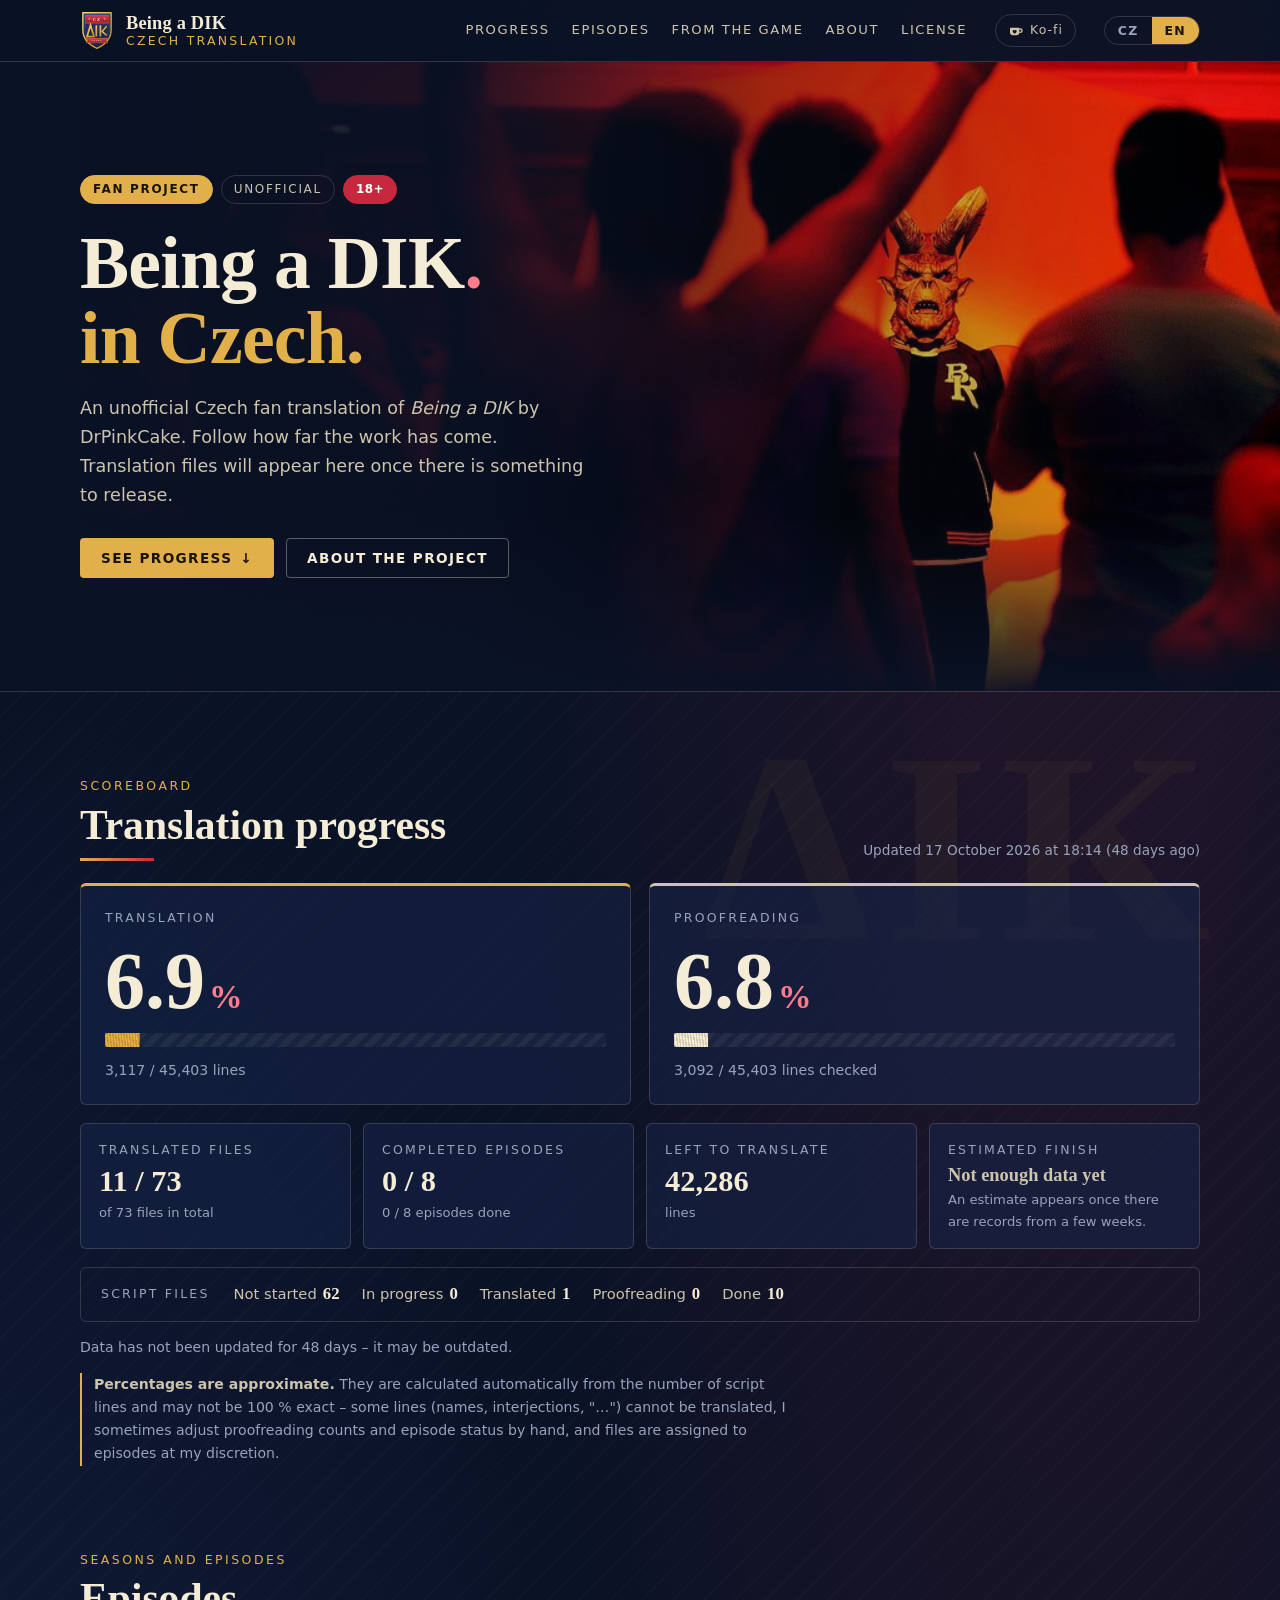
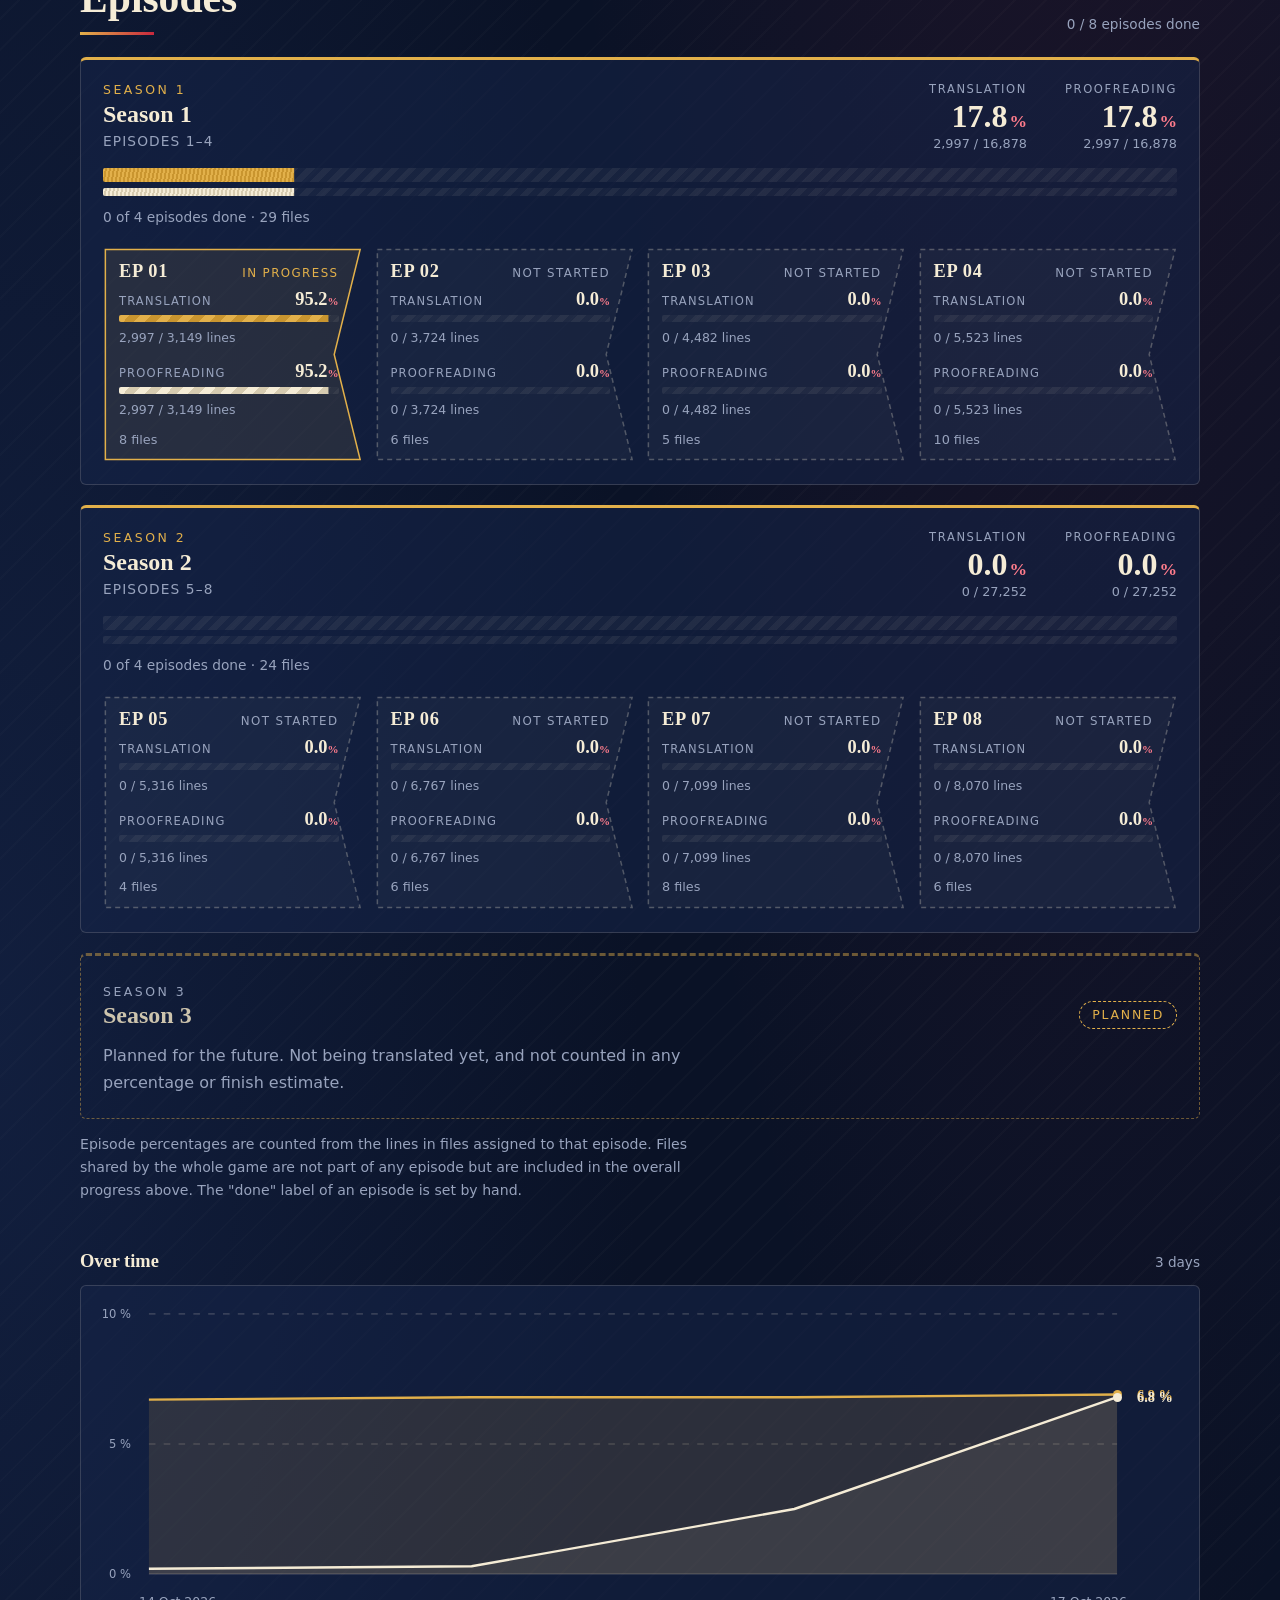
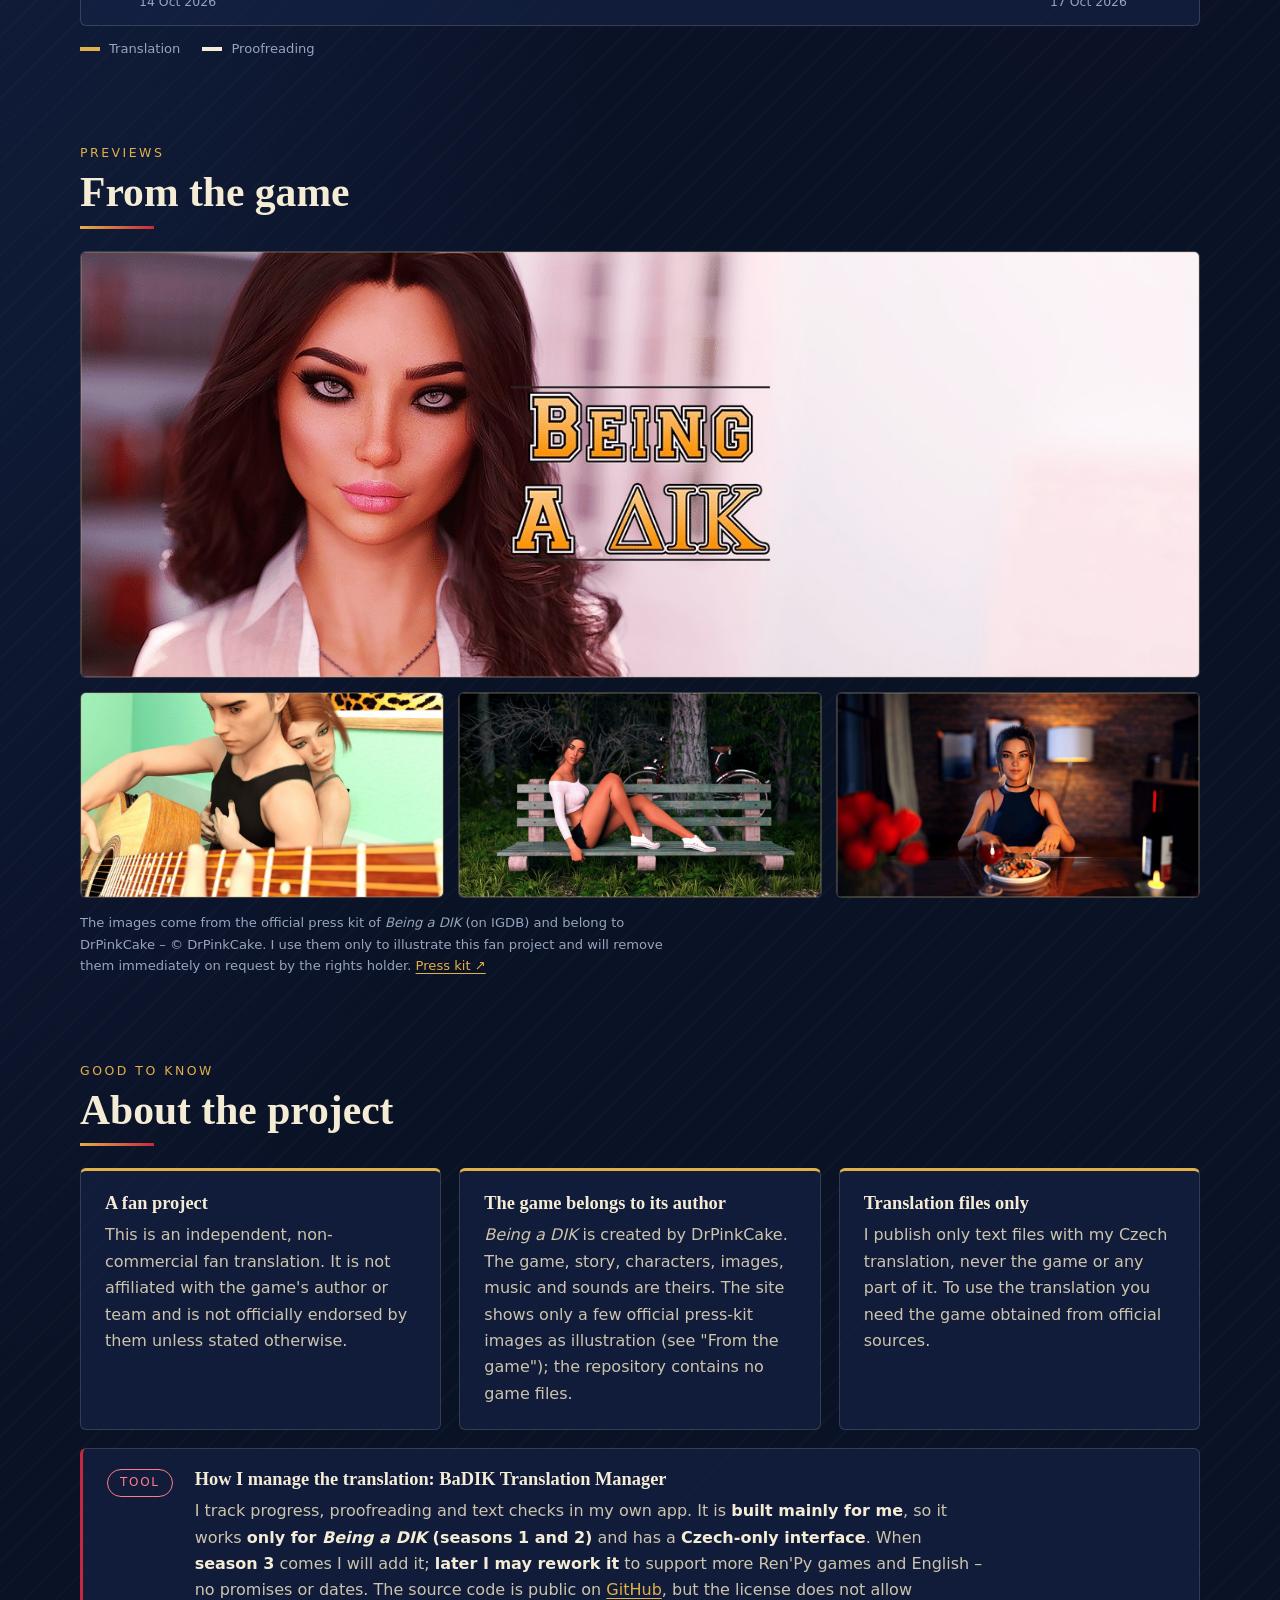
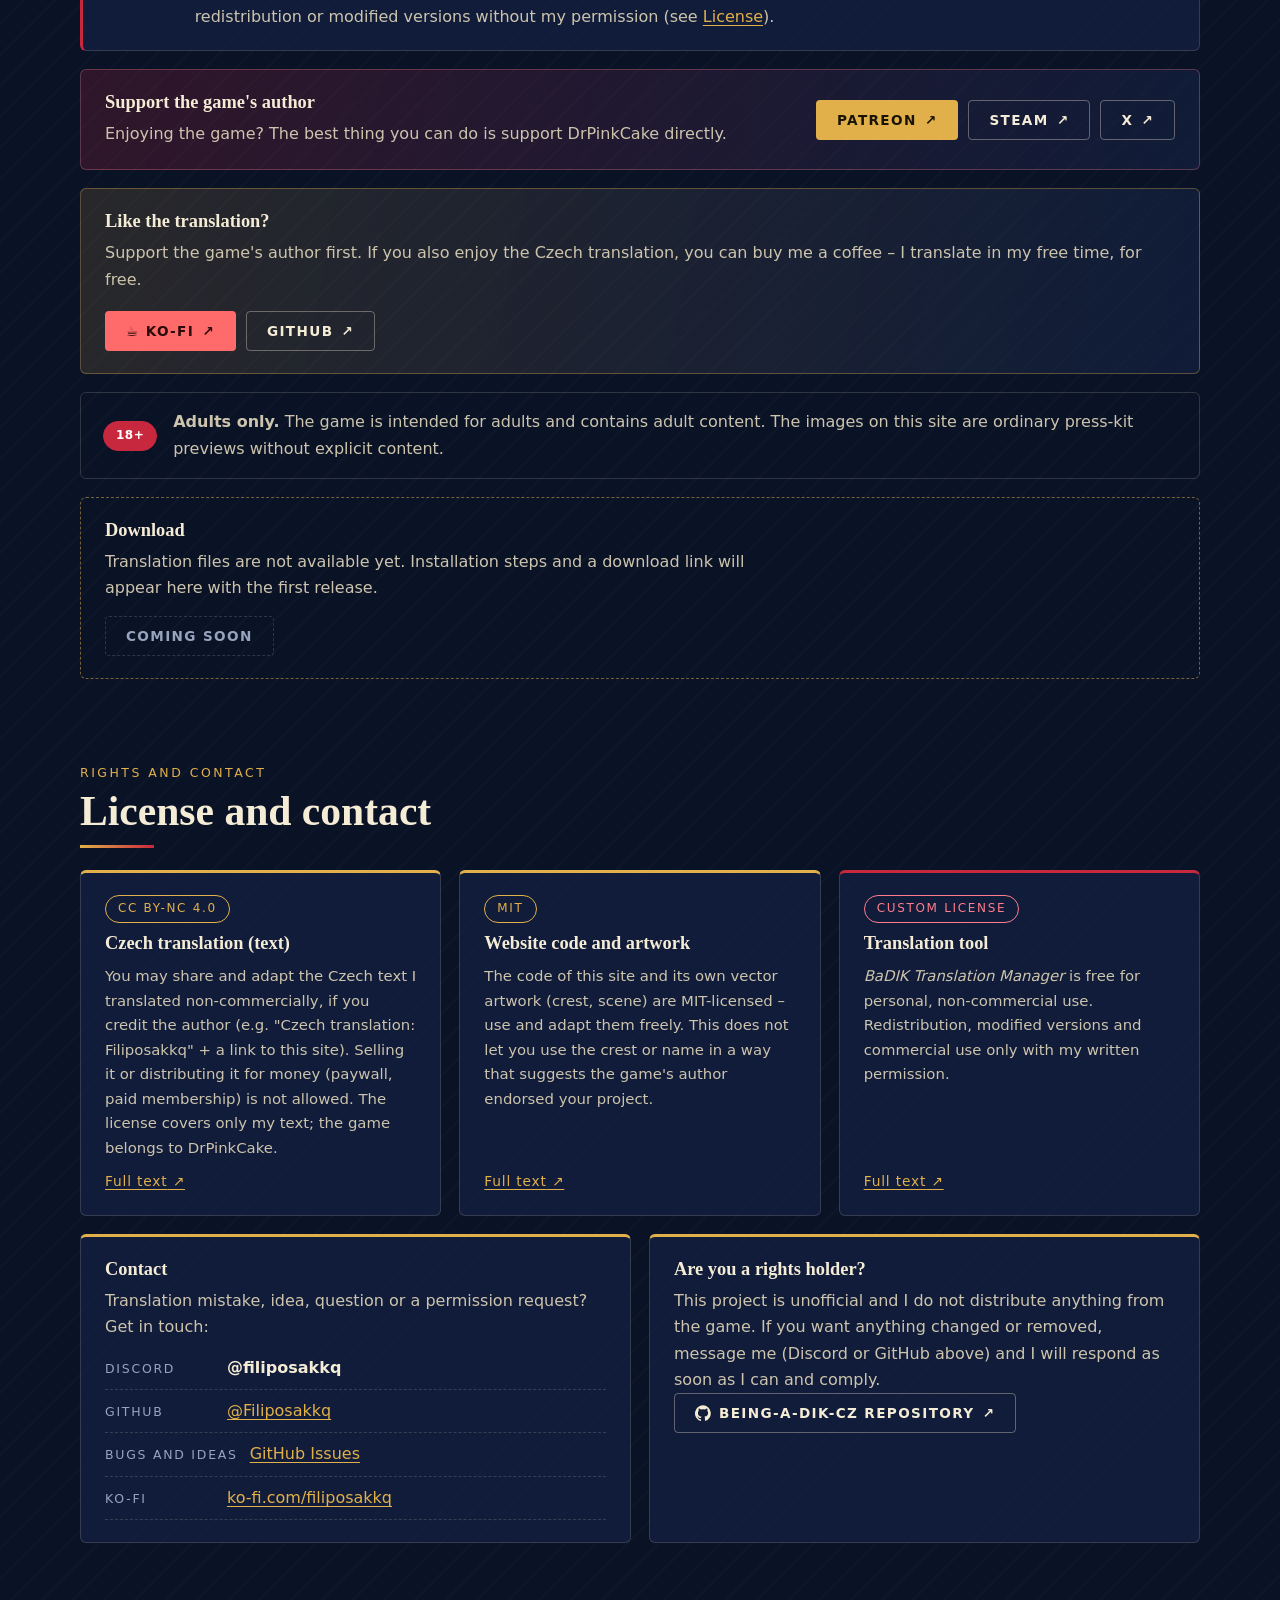
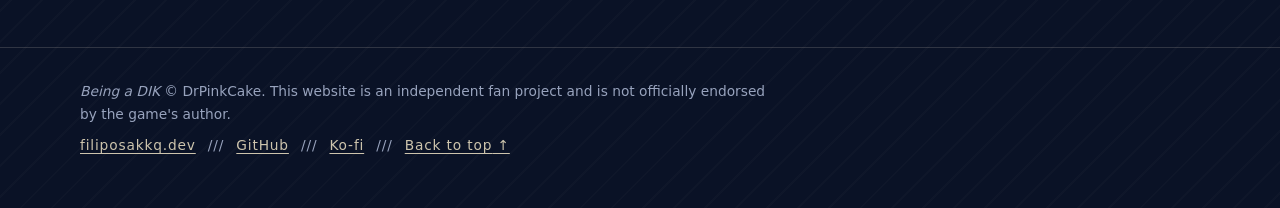
<file: web/index.html>
<!DOCTYPE html>
<html lang="cs" data-lang="cs">
<head>
  <meta charset="UTF-8">
  <meta name="viewport" content="width=device-width, initial-scale=1">
  <title>Being a DIK – český překlad (fan project)</title>
  <meta name="description" content="Neoficiální fanouškovský český překlad hry Being a DIK. Aktuální stav překladu, korektury, sezón a epizod. Unofficial fan translation progress by season and episode.">
  <meta name="theme-color" content="#0a1226">
  <link rel="icon" type="image/svg+xml" href="favicon.svg">
  <link rel="stylesheet" href="styles.css">
</head>
<body>
  <a class="skip" href="#progress"><span class="cs" lang="cs">Přeskočit na obsah</span><span class="en" lang="en">Skip to content</span></a>

  <header class="top">
    <div class="wrap top-in">
      <a class="brand" href="#top" aria-label="Being a DIK CZ">
        <img src="assets/crest.svg" alt="" width="34" height="41">
        <span class="brand-text"><b>Being a DIK</b><i class="cs" lang="cs">ČESKÝ PŘEKLAD</i><i class="en" lang="en">CZECH TRANSLATION</i></span>
      </a>
      <nav class="nav" aria-label="Menu">
        <a href="#progress"><span class="cs" lang="cs">Stav</span><span class="en" lang="en">Progress</span></a>
        <a href="#episodes"><span class="cs" lang="cs">Epizody</span><span class="en" lang="en">Episodes</span></a>
        <a href="#gallery"><span class="cs" lang="cs">Ze hry</span><span class="en" lang="en">From the game</span></a>
        <a href="#about"><span class="cs" lang="cs">O projektu</span><span class="en" lang="en">About</span></a>
        <a href="#license"><span class="cs" lang="cs">Licence</span><span class="en" lang="en">License</span></a>
      </nav>
      <a class="top-kofi" href="https://ko-fi.com/filiposakkq" target="_blank" rel="noopener noreferrer" title="Ko-fi">
        <svg viewBox="0 0 24 24" aria-hidden="true"><path fill="currentColor" d="M3 7h14v7a4.5 4.5 0 0 1-4.5 4.5h-5A4.5 4.5 0 0 1 3 14V7z"/><path fill="none" stroke="currentColor" stroke-width="2" d="M17 9h1.5a2.5 2.5 0 0 1 0 5H17"/><path fill="#0a1226" d="M10 15.8s-3-1.7-3-3.6a1.6 1.6 0 0 1 3-.8 1.6 1.6 0 0 1 3 .8c0 1.9-3 3.6-3 3.6z"/></svg>
        <span>Ko-fi</span>
      </a>
      <div class="langs" role="group" aria-label="Language / Jazyk">
        <button type="button" data-set-lang="cs" aria-pressed="true">CZ</button>
        <button type="button" data-set-lang="en" aria-pressed="false">EN</button>
      </div>
    </div>
  </header>

  <main id="top">
    <section class="hero" aria-labelledby="h-title">
      <img class="hero-art" src="assets/game/hero-party.jpg" alt="" width="1280" height="720" fetchpriority="high">
      <div class="hero-shade" aria-hidden="true"></div>
      <div class="wrap hero-in">
        <div class="hero-copy">
          <p class="badges">
            <span class="badge badge-gold"><span class="cs" lang="cs">Fanouškovský projekt</span><span class="en" lang="en">Fan project</span></span>
            <span class="badge"><span class="cs" lang="cs">Neoficiální</span><span class="en" lang="en">Unofficial</span></span>
            <span class="badge badge-age" title="18+">18+</span>
          </p>
          <h1 id="h-title">Being a DIK<span class="dot">.</span><br><span class="h1-sub cs" lang="cs">česky.</span><span class="h1-sub en" lang="en">in Czech.</span></h1>
          <p class="lead cs" lang="cs">Neoficiální český překlad hry <em>Being a DIK</em> od DrPinkCake. Tady najdeš, jak daleko práce je. Soubory překladu přibydou, jakmile bude co vydat.</p>
          <p class="lead en" lang="en">An unofficial Czech fan translation of <em>Being a DIK</em> by DrPinkCake. Follow how far the work has come. Translation files will appear here once there is something to release.</p>
          <p class="hero-cta">
            <a class="btn btn-gold" href="#progress"><span class="cs" lang="cs">Stav překladu</span><span class="en" lang="en">See progress</span> <span aria-hidden="true">↓</span></a>
            <a class="btn btn-ghost" href="#about"><span class="cs" lang="cs">O projektu</span><span class="en" lang="en">About the project</span></a>
          </p>
        </div>
      </div>
    </section>

    <div class="wrap">
      <p class="error" id="error" role="status" hidden>
        <span class="cs" lang="cs">Data o postupu se teď nepodařilo načíst. Zkus to prosím později.</span>
        <span class="en" lang="en">Progress data could not be loaded right now. Please try again later.</span>
      </p>

      <section class="block" id="progress" aria-labelledby="h-progress">
        <div class="block-head">
          <p class="kicker"><span class="cs" lang="cs">Výsledková tabule</span><span class="en" lang="en">Scoreboard</span></p>
          <h2 id="h-progress"><span class="cs" lang="cs">Stav překladu</span><span class="en" lang="en">Translation progress</span></h2>
          <p class="updated" id="updated"></p>
        </div>

        <div class="score">
          <article class="card card-tr" id="cardTr">
            <span class="label"><span class="cs" lang="cs">Překlad</span><span class="en" lang="en">Translation</span></span>
            <strong class="big"><span data-pct>0</span><span class="unit">%</span></strong>
            <div class="bar" role="progressbar" aria-valuemin="0" aria-valuemax="100" aria-valuenow="0"><i></i></div>
            <span class="meta" data-meta></span>
          </article>
          <article class="card card-pr" id="cardPr">
            <span class="label"><span class="cs" lang="cs">Korektura</span><span class="en" lang="en">Proofreading</span></span>
            <strong class="big"><span data-pct>0</span><span class="unit">%</span></strong>
            <div class="bar bar-alt" role="progressbar" aria-valuemin="0" aria-valuemax="100" aria-valuenow="0"><i></i></div>
            <span class="meta" data-meta></span>
          </article>
        </div>

        <div class="facts" id="facts">
          <div class="fact">
            <span class="label"><span class="cs" lang="cs">Přeložené soubory</span><span class="en" lang="en">Translated files</span></span>
            <strong id="factFiles">–</strong>
            <span class="sub" id="factFilesSub"></span>
          </div>
          <div class="fact">
            <span class="label"><span class="cs" lang="cs">Dokončené epizody</span><span class="en" lang="en">Completed episodes</span></span>
            <strong id="factEps">–</strong>
            <span class="sub" id="factEpsSub"></span>
          </div>
          <div class="fact">
            <span class="label"><span class="cs" lang="cs">Zbývá přeložit</span><span class="en" lang="en">Left to translate</span></span>
            <strong id="factRemaining">–</strong>
            <span class="sub" id="factRemainingSub"></span>
          </div>
          <div class="fact fact-eta">
            <span class="label"><span class="cs" lang="cs">Odhad dokončení</span><span class="en" lang="en">Estimated finish</span></span>
            <strong id="factEta">–</strong>
            <span class="sub" id="factEtaSub"></span>
          </div>
        </div>

        <div class="files">
          <span class="label"><span class="cs" lang="cs">Soubory skriptu</span><span class="en" lang="en">Script files</span></span>
          <ul class="counts" id="fileCounts"></ul>
        </div>
        <p class="note" id="staleNote" hidden></p>
        <p class="note approx cs" lang="cs"><b>Procenta jsou orientační.</b> Počítají se automaticky z počtu řádků ve skriptu a nemusí být na 100&nbsp;% přesná – některé řádky (jména, citoslovce, „…“) nejdou přeložit, počty korektury a stavy epizod občas upravuji ručně a jednotlivé soubory se do epizod řadí podle mého uvážení.</p>
        <p class="note approx en" lang="en"><b>Percentages are approximate.</b> They are calculated automatically from the number of script lines and may not be 100&nbsp;% exact – some lines (names, interjections, "…") cannot be translated, I sometimes adjust proofreading counts and episode status by hand, and files are assigned to episodes at my discretion.</p>
      </section>

      <section class="block" id="episodes" aria-labelledby="h-episodes">
        <div class="block-head">
          <p class="kicker"><span class="cs" lang="cs">Sezóny a epizody</span><span class="en" lang="en">Seasons and episodes</span></p>
          <h2 id="h-episodes"><span class="cs" lang="cs">Epizody</span><span class="en" lang="en">Episodes</span></h2>
          <p class="updated" id="epCount"></p>
        </div>
        <div class="seasons" id="seasons"></div>
        <p class="note cs" lang="cs">Procenta u epizod se počítají z řádků v souborech přiřazených ke konkrétní epizodě. Soubory společné celé hře se do epizod nepočítají, ale jsou zahrnuté v celkovém postupu výše. Označení „hotovo“ u epizody nastavuju ručně.</p>
        <p class="note en" lang="en">Episode percentages are counted from the lines in files assigned to that episode. Files shared by the whole game are not part of any episode but are included in the overall progress above. The "done" label of an episode is set by hand.</p>

        <div class="chart-head">
          <h3><span class="cs" lang="cs">Vývoj v čase</span><span class="en" lang="en">Over time</span></h3>
          <span class="updated" id="histRange"></span>
        </div>
        <div class="chart" id="chart">
          <p class="note cs" lang="cs">Graf se objeví po několika aktualizacích.</p>
          <p class="note en" lang="en">The chart appears after a few updates.</p>
        </div>
        <ul class="legend" aria-hidden="true">
          <li><i class="lg-tr"></i><span class="cs" lang="cs">Překlad</span><span class="en" lang="en">Translation</span></li>
          <li><i class="lg-pr"></i><span class="cs" lang="cs">Korektura</span><span class="en" lang="en">Proofreading</span></li>
        </ul>
      </section>

      <section class="block" id="gallery" aria-labelledby="h-gallery">
        <div class="block-head">
          <p class="kicker"><span class="cs" lang="cs">Ukázky</span><span class="en" lang="en">Previews</span></p>
          <h2 id="h-gallery"><span class="cs" lang="cs">Ze hry</span><span class="en" lang="en">From the game</span></h2>
        </div>
        <div class="shots">
          <figure class="shot shot-wide"><img src="assets/game/title-art.jpg" alt="Being a DIK – title artwork" width="1280" height="592" loading="lazy"></figure>
          <figure class="shot"><img src="assets/game/scene-guitar.jpg" alt="Scene from the game: playing guitar together" width="960" height="540" loading="lazy"></figure>
          <figure class="shot"><img src="assets/game/scene-bench.jpg" alt="Scene from the game: a park bench in the evening" width="960" height="540" loading="lazy"></figure>
          <figure class="shot"><img src="assets/game/scene-dinner.jpg" alt="Scene from the game: a candle-lit dinner" width="960" height="540" loading="lazy"></figure>
        </div>
        <p class="note credit cs" lang="cs">Obrázky jsou z oficiálních tiskových materiálů hry <em>Being a DIK</em> (press kit na IGDB) a patří DrPinkCake – © DrPinkCake. Používám je jen jako ilustraci tohoto fanouškovského projektu. Na žádost držitele práv je ihned odstraním. <a href="https://www.igdb.com/games/being-a-dik/presskit" target="_blank" rel="noopener noreferrer">Press kit ↗</a></p>
        <p class="note credit en" lang="en">The images come from the official press kit of <em>Being a DIK</em> (on IGDB) and belong to DrPinkCake – © DrPinkCake. I use them only to illustrate this fan project and will remove them immediately on request by the rights holder. <a href="https://www.igdb.com/games/being-a-dik/presskit" target="_blank" rel="noopener noreferrer">Press kit ↗</a></p>
      </section>

      <section class="block" id="about" aria-labelledby="h-about">
        <div class="block-head">
          <p class="kicker"><span class="cs" lang="cs">Důležité vědět</span><span class="en" lang="en">Good to know</span></p>
          <h2 id="h-about"><span class="cs" lang="cs">O projektu</span><span class="en" lang="en">About the project</span></h2>
        </div>
        <div class="trio">
          <article class="card">
            <h3><span class="cs" lang="cs">Fanouškovský projekt</span><span class="en" lang="en">A fan project</span></h3>
            <p class="cs" lang="cs">Je to nezávislý, nekomerční fanouškovský překlad. S autorem hry ani s jeho týmem nemá nic společného a není jimi oficiálně schválený, pokud to není výslovně uvedeno jinak.</p>
            <p class="en" lang="en">This is an independent, non-commercial fan translation. It is not affiliated with the game's author or team and is not officially endorsed by them unless stated otherwise.</p>
          </article>
          <article class="card">
            <h3><span class="cs" lang="cs">Hra patří autorovi</span><span class="en" lang="en">The game belongs to its author</span></h3>
            <p class="cs" lang="cs"><em>Being a DIK</em> vytváří DrPinkCake. Hra, příběh, postavy, obrázky, hudba i zvuky jsou jeho. Na webu je jen pár oficiálních tiskových obrázků jako ilustrace (viz „Ze hry“), v repozitáři žádné soubory hry nejsou.</p>
            <p class="en" lang="en"><em>Being a DIK</em> is created by DrPinkCake. The game, story, characters, images, music and sounds are theirs. The site shows only a few official press-kit images as illustration (see "From the game"); the repository contains no game files.</p>
          </article>
          <article class="card">
            <h3><span class="cs" lang="cs">Jen soubory překladu</span><span class="en" lang="en">Translation files only</span></h3>
            <p class="cs" lang="cs">Zveřejňuju pouze textové soubory s mým českým překladem, nikdy hru ani její části. K použití překladu potřebuješ hru získanou z oficiálních zdrojů.</p>
            <p class="en" lang="en">I publish only text files with my Czech translation, never the game or any part of it. To use the translation you need the game obtained from official sources.</p>
          </article>
        </div>

        <div class="toolnote" id="tool">
          <span class="tool-tag"><span class="cs" lang="cs">Nástroj</span><span class="en" lang="en">Tool</span></span>
          <div>
            <h3><span class="cs" lang="cs">Jak překlad spravuju: BaDIK Translation Manager</span><span class="en" lang="en">How I manage the translation: BaDIK Translation Manager</span></h3>
            <p class="cs" lang="cs">Postup, korekturu i kontrolu textu vedu ve vlastní aplikaci. <b>Vzniká hlavně pro mě</b>, proto funguje <b>jen pro <em>Being a DIK</em> (1. a 2. sezónu)</b> a má <b>jen české rozhraní</b>. Až vyjde <b>3. sezóna</b>, doplním ji; <b>později ji možná předělám</b> tak, aby fungovala pro víc Ren'Py her a v angličtině – bez slibů a termínů. Zdrojový kód je veřejný na <a href="https://github.com/Filiposakkq/Being-A-DIK-CZ/tree/main/tools/translation-manager" target="_blank" rel="noopener noreferrer">GitHubu</a>, ale licence nedovoluje další šíření ani upravené verze bez mého souhlasu (viz <a href="#license">Licence</a>).</p>
            <p class="en" lang="en">I track progress, proofreading and text checks in my own app. It is <b>built mainly for me</b>, so it works <b>only for <em>Being a DIK</em> (seasons 1 and 2)</b> and has a <b>Czech-only interface</b>. When <b>season 3</b> comes I will add it; <b>later I may rework it</b> to support more Ren'Py games and English – no promises or dates. The source code is public on <a href="https://github.com/Filiposakkq/Being-A-DIK-CZ/tree/main/tools/translation-manager" target="_blank" rel="noopener noreferrer">GitHub</a>, but the license does not allow redistribution or modified versions without my permission (see <a href="#license">License</a>).</p>
          </div>
        </div>

        <div class="support">
          <div>
            <h3><span class="cs" lang="cs">Podpoř autora hry</span><span class="en" lang="en">Support the game's author</span></h3>
            <p class="cs" lang="cs">Líbí se ti hra? Nejlepší, co můžeš udělat, je podpořit DrPinkCake přímo.</p>
            <p class="en" lang="en">Enjoying the game? The best thing you can do is support DrPinkCake directly.</p>
          </div>
          <p class="links">
            <a class="btn btn-gold" href="https://www.patreon.com/drpinkcake" target="_blank" rel="noopener noreferrer">Patreon <span aria-hidden="true">↗</span><span class="sr"> (<span class="cs" lang="cs">otevře se v novém okně</span><span class="en" lang="en">opens in a new tab</span>)</span></a>
            <a class="btn btn-ghost" href="https://store.steampowered.com/app/1126320/Being_a_DIK/" target="_blank" rel="noopener noreferrer">Steam <span aria-hidden="true">↗</span><span class="sr"> (<span class="cs" lang="cs">otevře se v novém okně</span><span class="en" lang="en">opens in a new tab</span>)</span></a>
            <a class="btn btn-ghost" href="https://x.com/DrPinkCake" target="_blank" rel="noopener noreferrer">X <span aria-hidden="true">↗</span><span class="sr"> (<span class="cs" lang="cs">otevře se v novém okně</span><span class="en" lang="en">opens in a new tab</span>)</span></a>
          </p>
        </div>

        <div class="support support-me">
          <div>
            <h3><span class="cs" lang="cs">Líbí se ti překlad?</span><span class="en" lang="en">Like the translation?</span></h3>
            <p class="cs" lang="cs">Hru si nejdřív kup nebo podpoř u autora. Pokud ti navíc udělá radost i český překlad, můžeš mi koupit kafe – překládám ve volném čase a zdarma.</p>
            <p class="en" lang="en">Support the game's author first. If you also enjoy the Czech translation, you can buy me a coffee – I translate in my free time, for free.</p>
          </div>
          <p class="links">
            <a class="btn btn-kofi" href="https://ko-fi.com/filiposakkq" target="_blank" rel="noopener noreferrer">☕ Ko-fi <span aria-hidden="true">↗</span><span class="sr"> (<span class="cs" lang="cs">otevře se v novém okně</span><span class="en" lang="en">opens in a new tab</span>)</span></a>
            <a class="btn btn-ghost" href="https://github.com/Filiposakkq/Being-A-DIK-CZ" target="_blank" rel="noopener noreferrer">GitHub <span aria-hidden="true">↗</span><span class="sr"> (<span class="cs" lang="cs">otevře se v novém okně</span><span class="en" lang="en">opens in a new tab</span>)</span></a>
          </p>
        </div>

        <div class="agebox">
          <span class="badge badge-age" aria-hidden="true">18+</span>
          <p class="cs" lang="cs"><b>Pouze pro dospělé.</b> Hra je určená dospělým a obsahuje obsah pro dospělé. Obrázky na webu jsou běžné tiskové ukázky bez explicitního obsahu.</p>
          <p class="en" lang="en"><b>Adults only.</b> The game is intended for adults and contains adult content. The images on this site are ordinary press-kit previews without explicit content.</p>
        </div>

        <div class="download">
          <h3><span class="cs" lang="cs">Stažení</span><span class="en" lang="en">Download</span></h3>
          <p class="cs" lang="cs">Soubory překladu zatím nejsou k dispozici. Návod k instalaci a odkaz ke stažení se objeví tady, až vyjde první verze.</p>
          <p class="en" lang="en">Translation files are not available yet. Installation steps and a download link will appear here with the first release.</p>
          <span class="btn btn-disabled" aria-disabled="true"><span class="cs" lang="cs">Připravujeme</span><span class="en" lang="en">Coming soon</span></span>
        </div>
      </section>

      <section class="block" id="license" aria-labelledby="h-license">
        <div class="block-head">
          <p class="kicker"><span class="cs" lang="cs">Práva a kontakt</span><span class="en" lang="en">Rights and contact</span></p>
          <h2 id="h-license"><span class="cs" lang="cs">Licence a kontakt</span><span class="en" lang="en">License and contact</span></h2>
        </div>

        <div class="trio licenses">
          <article class="card lic">
            <span class="lic-tag">CC BY-NC 4.0</span>
            <h3><span class="cs" lang="cs">Český překlad (text)</span><span class="en" lang="en">Czech translation (text)</span></h3>
            <p class="cs" lang="cs">Český text, který jsem přeložil, můžeš nekomerčně sdílet i upravovat, pokud uvedeš autora (např. „Český překlad: Filiposakkq“ + odkaz na tento web). Prodej ani šíření za peníze (paywall, placené členství) není dovoleno. Licence se týká jen mého textu; hra patří DrPinkCake.</p>
            <p class="en" lang="en">You may share and adapt the Czech text I translated non-commercially, if you credit the author (e.g. "Czech translation: Filiposakkq" + a link to this site). Selling it or distributing it for money (paywall, paid membership) is not allowed. The license covers only my text; the game belongs to DrPinkCake.</p>
            <a class="lic-link" href="https://github.com/Filiposakkq/Being-A-DIK-CZ/blob/main/TRANSLATION-LICENSE.md" target="_blank" rel="noopener noreferrer"><span class="cs" lang="cs">Plné znění</span><span class="en" lang="en">Full text</span> ↗</a>
          </article>
          <article class="card lic">
            <span class="lic-tag">MIT</span>
            <h3><span class="cs" lang="cs">Kód a grafika webu</span><span class="en" lang="en">Website code and artwork</span></h3>
            <p class="cs" lang="cs">Kód tohoto webu a jeho vlastní vektorová grafika (znak, scéna) jsou pod licencí MIT – můžeš je použít i upravit. Neznamená to ale, že smíš použít znak nebo název tak, aby to vypadalo, že projekt schválil autor hry.</p>
            <p class="en" lang="en">The code of this site and its own vector artwork (crest, scene) are MIT-licensed – use and adapt them freely. This does not let you use the crest or name in a way that suggests the game's author endorsed your project.</p>
            <a class="lic-link" href="https://github.com/Filiposakkq/Being-A-DIK-CZ/blob/main/LICENSE" target="_blank" rel="noopener noreferrer"><span class="cs" lang="cs">Plné znění</span><span class="en" lang="en">Full text</span> ↗</a>
          </article>
          <article class="card lic lic-closed">
            <span class="lic-tag">
              <span class="cs" lang="cs">Vlastní licence</span><span class="en" lang="en">Custom license</span></span>
            <h3><span class="cs" lang="cs">Překladatelský nástroj</span><span class="en" lang="en">Translation tool</span></h3>
            <p class="cs" lang="cs"><em>BaDIK Translation Manager</em> je zdarma pro osobní nekomerční použití. Další šíření, upravené verze a komerční použití jen s mým písemným souhlasem.</p>
            <p class="en" lang="en"><em>BaDIK Translation Manager</em> is free for personal, non-commercial use. Redistribution, modified versions and commercial use only with my written permission.</p>
            <a class="lic-link" href="https://github.com/Filiposakkq/Being-A-DIK-CZ/blob/main/tools/translation-manager/LICENSE" target="_blank" rel="noopener noreferrer"><span class="cs" lang="cs">Plné znění</span><span class="en" lang="en">Full text</span> ↗</a>
          </article>
        </div>

        <div class="duo">
          <article class="card contact">
            <h3><span class="cs" lang="cs">Kontakt</span><span class="en" lang="en">Contact</span></h3>
            <p class="cs" lang="cs">Chyba v překladu, nápad, dotaz nebo žádost o povolení? Ozvi se:</p>
            <p class="en" lang="en">Translation mistake, idea, question or a permission request? Get in touch:</p>
            <ul class="contact-list">
              <li><span class="ci">Discord</span><b>@filiposakkq</b></li>
              <li><span class="ci">GitHub</span><a href="https://github.com/Filiposakkq" target="_blank" rel="noopener noreferrer">@Filiposakkq</a></li>
              <li><span class="ci"><span class="cs" lang="cs">Chyby a návrhy</span><span class="en" lang="en">Bugs and ideas</span></span><a href="https://github.com/Filiposakkq/Being-A-DIK-CZ/issues" target="_blank" rel="noopener noreferrer">GitHub Issues</a></li>
              <li><span class="ci">Ko-fi</span><a href="https://ko-fi.com/filiposakkq" target="_blank" rel="noopener noreferrer">ko-fi.com/filiposakkq</a></li>
            </ul>
          </article>
          <article class="card">
            <h3><span class="cs" lang="cs">Jsi držitel práv?</span><span class="en" lang="en">Are you a rights holder?</span></h3>
            <p class="cs" lang="cs">Tento projekt je neoficiální a nic z hry nešířím. Pokud chceš cokoli změnit nebo projekt odstranit, napiš mi (Discord nebo GitHub výše) a ozvu se co nejdřív; vyhovím ti.</p>
            <p class="en" lang="en">This project is unofficial and I do not distribute anything from the game. If you want anything changed or removed, message me (Discord or GitHub above) and I will respond as soon as I can and comply.</p>
            <p class="repo-line"><a class="btn btn-ghost" href="https://github.com/Filiposakkq/Being-A-DIK-CZ" target="_blank" rel="noopener noreferrer"><svg viewBox="0 0 24 24" width="16" height="16" aria-hidden="true"><path fill="currentColor" d="M12 .5a12 12 0 0 0-3.8 23.4c.6.1.8-.3.8-.6v-2.1c-3.3.7-4-1.6-4-1.6-.5-1.4-1.3-1.8-1.3-1.8-1.1-.7.1-.7.1-.7 1.2.1 1.8 1.2 1.8 1.2 1.1 1.8 2.8 1.3 3.5 1 .1-.8.4-1.3.8-1.6-2.7-.3-5.5-1.3-5.5-5.9 0-1.3.5-2.4 1.2-3.2-.1-.3-.5-1.5.1-3.2 0 0 1-.3 3.3 1.2a11.500 11.500 0 0 1 6 0c2.300-1.500 3.300-1.200 3.300-1.200.7 1.700.2 2.900.1 3.200.8.800 1.200 1.900 1.200 3.200 0 4.600-2.800 5.600-5.500 5.900.4.400.8 1.100.8 2.200v3.300c0 .3.2.7.8.6A12 12 0 0 0 12 .5z"/></svg> <span class="cs" lang="cs">Repozitář Being-A-DIK-CZ</span><span class="en" lang="en">Being-A-DIK-CZ repository</span> <span aria-hidden="true">↗</span></a></p>
          </article>
        </div>
      </section>
    </div>
  </main>

  <footer class="foot">
    <div class="wrap foot-in">
      <p class="cs" lang="cs"><em>Being a DIK</em> © DrPinkCake. Tento web je nezávislý fanouškovský projekt a není oficiálně schválený autorem hry.</p>
      <p class="en" lang="en"><em>Being a DIK</em> © DrPinkCake. This website is an independent fan project and is not officially endorsed by the game's author.</p>
      <p class="foot-links"><a href="https://filiposakkq.dev/">filiposakkq.dev</a> <i>///</i> <a href="https://github.com/Filiposakkq/Being-A-DIK-CZ" target="_blank" rel="noopener noreferrer">GitHub</a> <i>///</i> <a href="https://ko-fi.com/filiposakkq" target="_blank" rel="noopener noreferrer">Ko-fi</a> <i>///</i> <a href="#top"><span class="cs" lang="cs">Nahoru</span><span class="en" lang="en">Back to top</span> ↑</a></p>
    </div>
  </footer>
  <script src="progress-model.js"></script>
  <script src="app.js"></script>
</body>
</html>
</file>
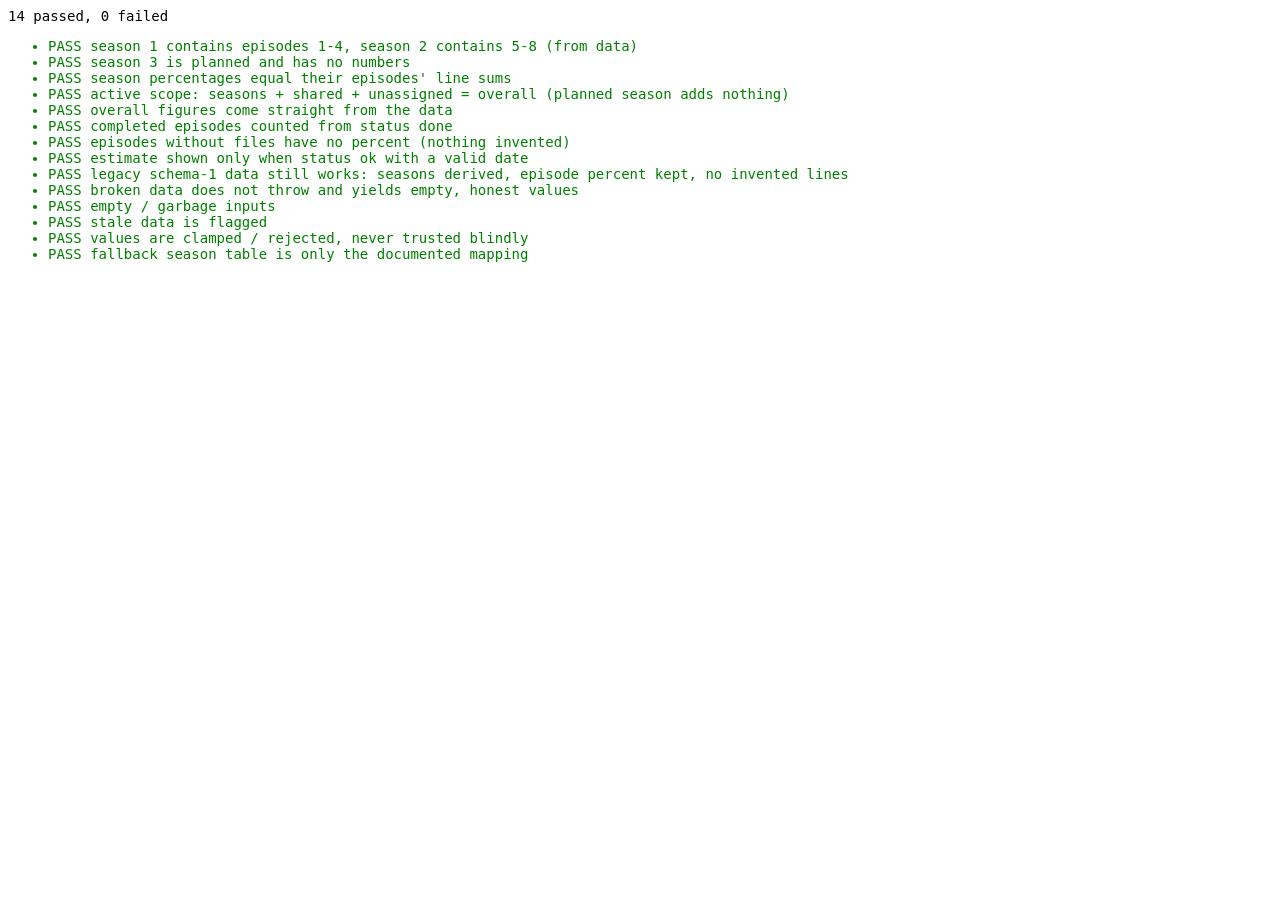
<file: tests/web/model.test.html>
<!doctype html>
<meta charset="utf-8">
<title>progress-model tests</title>
<body style="font:14px monospace">
<script src="harness.js"></script>
<script src="../../web/progress-model.js"></script>
<script>
const NOW = Date.parse("2026-10-15T12:00:00Z");
const M = ProgressModel;

(async () => {
  const real = await loadJson("v2-real-copy.json");
  const syn = await loadJson("v2-synthetic-estimate.json");
  const legacy = await loadJson("v1-legacy.json");
  const broken = await loadJson("broken.json");
  const empty = await loadJson("empty.json");

  await test("season 1 contains episodes 1-4, season 2 contains 5-8 (from data)", () => {
    const m = M.normalize(real, NOW);
    eq(m.seasons.map((s) => s.n), [1, 2, 3]);
    eq(m.seasons[0].episodes.map((e) => e.n), [1, 2, 3, 4]);
    eq(m.seasons[1].episodes.map((e) => e.n), [5, 6, 7, 8]);
  });

  await test("season 3 is planned and has no numbers", () => {
    const s3 = M.normalize(real, NOW).seasons[2];
    eq(s3, { n: 3, status: "planned", episodes: [] });
  });

  await test("season percentages equal their episodes' line sums", () => {
    const m = M.normalize(syn, NOW);
    for (const s of m.seasons.filter((x) => x.status === "active")) {
      const d = s.episodes.reduce((a, e) => a + (e.translation.done || 0), 0);
      const t = s.episodes.reduce((a, e) => a + (e.translation.total || 0), 0);
      eq([s.translation.done, s.translation.total], [d, t], "season " + s.n);
      eq(s.translation.percent, Math.round(d / t * 1000) / 10);
    }
  });

  await test("active scope: seasons + shared + unassigned = overall (planned season adds nothing)", () => {
    const m = M.normalize(real, NOW);
    const act = m.seasons.filter((s) => s.status === "active");
    const sumT = act.reduce((a, s) => a + s.translation.total, 0) + real.general.translation.total + real.unassigned.translation.total;
    eq(sumT, m.translation.total);
  });

  await test("overall figures come straight from the data", () => {
    const m = M.normalize(real, NOW);
    eq([m.translation.done, m.translation.total], [real.translation.done, real.translation.total]);
    eq(m.translation.percent, real.translation.percent);
    eq(m.remaining, real.translation.total - real.translation.done);
    eq(m.files.translated, real.files.tr + real.files.rev + real.files.done);
  });

  await test("completed episodes counted from status done", () => {
    const m = M.normalize(syn, NOW);
    eq(m.completedEpisodes, 1);
    eq(m.totalEpisodes, 8);
  });

  await test("episodes without files have no percent (nothing invented)", () => {
    const m = M.normalize({ schema: 2, episodes: [{ n: 3, season: 1, status: "none", translation: { done: 0, total: 0, percent: null }, files_total: 0 }] }, NOW);
    const e = m.episodes[0];
    eq([e.translation.total, e.translation.percent, e.hasData, e.files], [0, null, false, 0]);
  });

  await test("estimate shown only when status ok with a valid date", () => {
    eq(M.normalize(real, NOW).estimate.status, "insufficient_data");
    eq(M.normalize(real, NOW).estimate.eta, null);
    const e = M.normalize(syn, NOW).estimate;
    eq([e.status, e.eta, e.etaEarly, e.etaLate, e.confidence], ["ok", "2027-06-30", "2027-03-15", "2028-01-10", "medium"]);
    const bad = M.normalize(Object.assign({}, syn, { estimate: { status: "ok", eta: "2027-13-45" } }), NOW).estimate;
    ok(bad.status !== "ok", "invalid date must not be shown");
    eq(bad.eta, null);
    eq(M.normalize(Object.assign({}, syn, { estimate: { status: "ok", eta: "2027-02-31" } }), NOW).estimate.eta, null);
  });

  await test("legacy schema-1 data still works: seasons derived, episode percent kept, no invented lines", () => {
    const m = M.normalize(legacy, NOW);
    ok(m.warnings.includes("old-schema"));
    eq(m.seasons.map((s) => s.n + ":" + s.status), ["1:active", "2:active", "3:planned"]);
    eq(m.seasons[0].episodes.map((e) => e.n), [1, 2, 3, 4]);
    eq(m.seasons[1].episodes.map((e) => e.n), [5, 6, 7, 8]);
    const ep1 = m.episodes[0];
    eq([ep1.translation.percent, ep1.translation.total, ep1.files], [96.8, null, 7]);
    eq(m.seasons[0].translation.percent, null);
    eq(m.estimate.status, "unknown");
  });

  await test("broken data does not throw and yields empty, honest values", () => {
    const m = M.normalize(broken, NOW);
    eq([m.translation.percent, m.proofreading.percent, m.remaining], [null, null, null]);
    eq(m.episodes, []);
    eq(m.history, []);
    eq(m.estimate.eta, null);
    eq(m.seasons.map((s) => s.status), ["active", "active", "planned"]);
  });

  await test("empty / garbage inputs", () => {
    for (const v of [{}, null, undefined, [], "x", 5]) {
      const m = M.normalize(v, NOW);
      eq(m.translation.percent, null);
      eq(m.seasons.length, 3);
    }
    eq(M.normalize(empty, NOW).completedEpisodes, 0);
  });

  await test("stale data is flagged", () => {
    ok(M.normalize(real, Date.parse("2027-02-01T00:00:00Z")).warnings.includes("stale"));
    ok(!M.normalize(real, NOW).warnings.includes("stale"));
  });

  await test("values are clamped / rejected, never trusted blindly", () => {
    const m = M.normalize({ translation: { done: 50, total: 10, percent: 500 }, episodes: [{ n: 1, status: "bogus", percent: 150 }, { n: "x" }, { n: 2, status: "done", percent: 40.5, files: 2 }] }, NOW);
    eq(m.translation.percent, null);
    eq(m.episodes.map((e) => e.n), [1, 2]);
    eq(m.episodes[0].status, "none");
    eq(m.episodes[0].translation.percent, null);
    eq(m.episodes[1].translation.percent, 40.5);
  });

  await test("fallback season table is only the documented mapping", () => {
    eq(M.FALLBACK_SEASONS, { 1: [1, 2, 3, 4], 2: [5, 6, 7, 8], 3: [] });
    eq(M.PLANNED_SEASONS, [3]);
  });

  window.finish();
})();
</script>
</file>
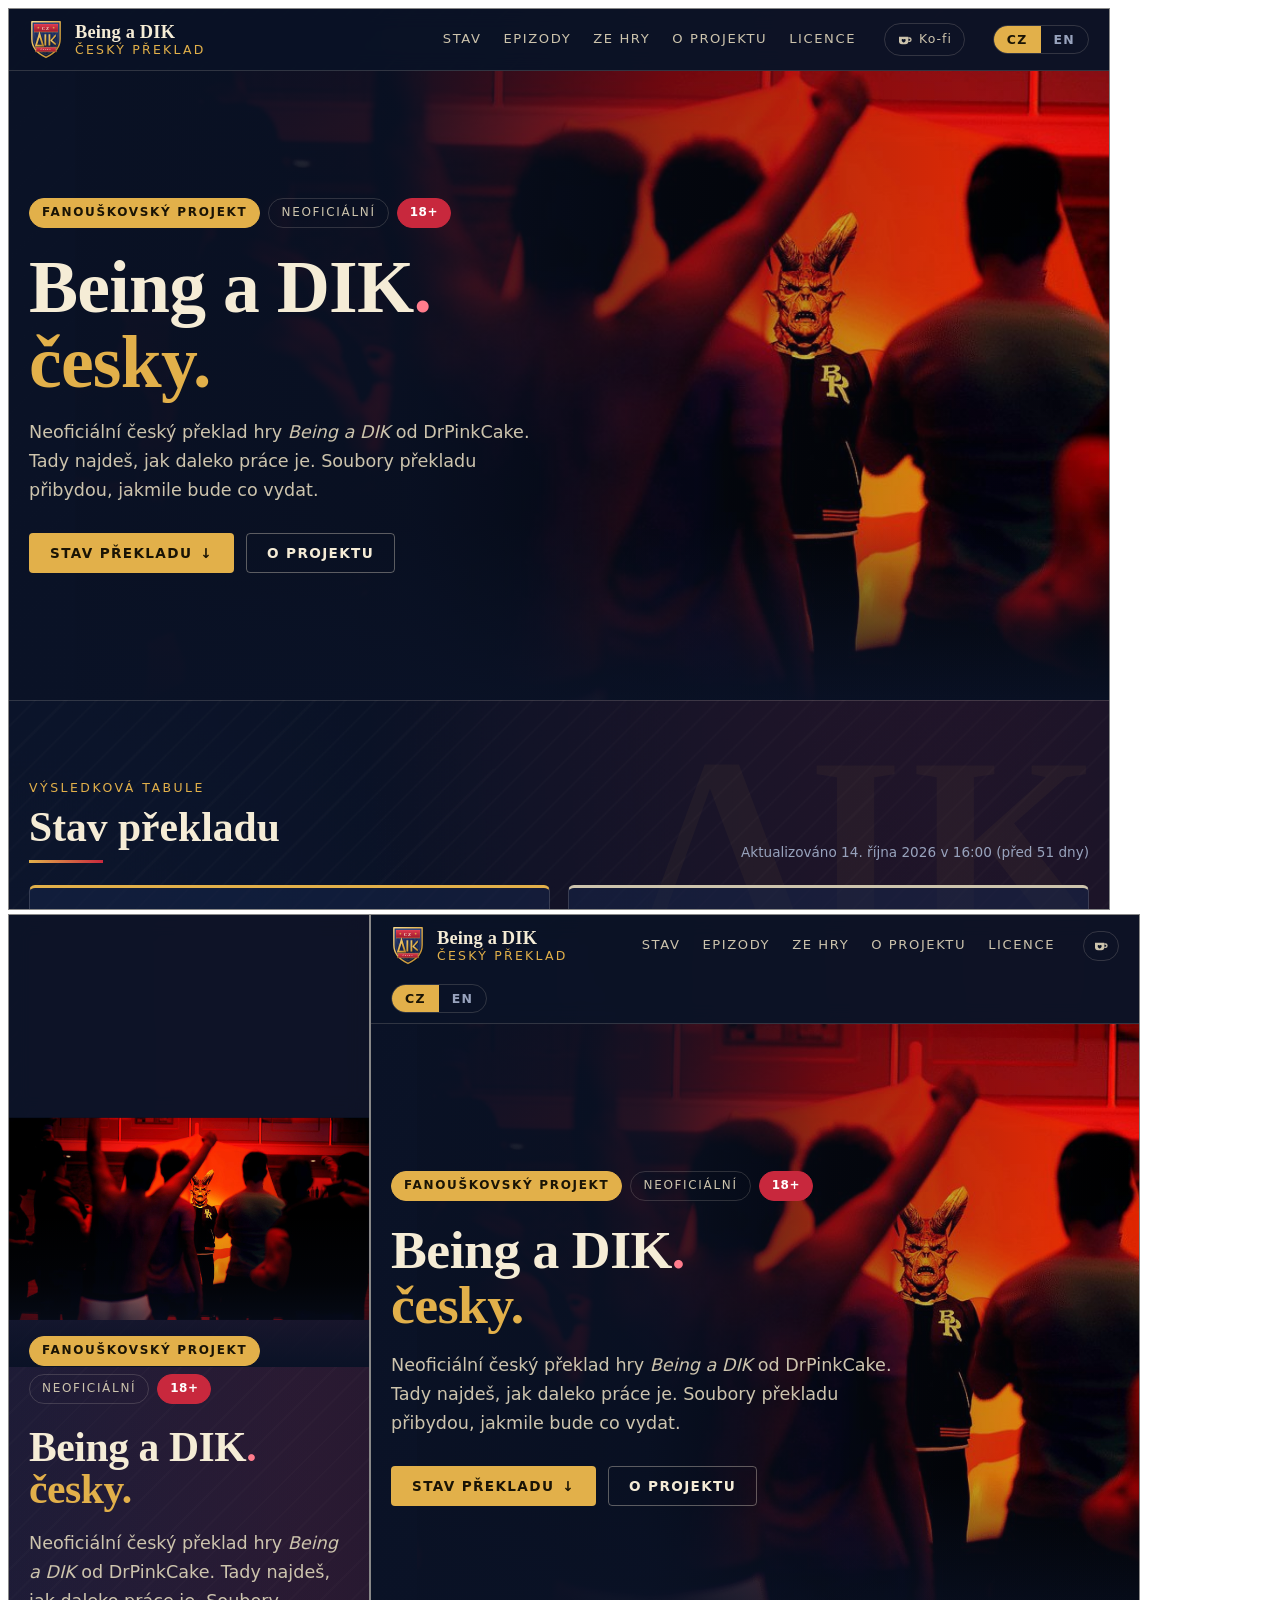
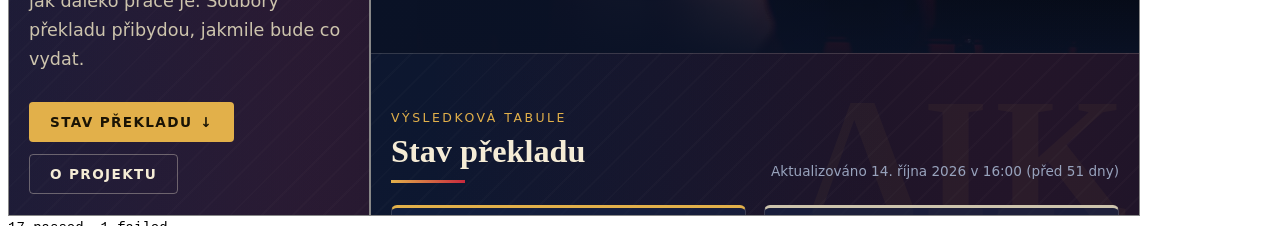
<file: tests/web/site.test.html>
<!doctype html>
<meta charset="utf-8">
<title>site rendering tests</title>
<body style="font:14px monospace">
<script src="harness.js"></script>
<script>
// Loads the real page in an iframe and feeds it fixture data through its own render().
function openSite(width, lang) {
  return new Promise((resolve) => {
    const f = document.createElement("iframe");
    f.style.cssText = `width:${width}px;height:900px;border:1px solid #888`;
    f.src = "../../web/index.html?lang=" + (lang || "cs");
    f.onload = () => setTimeout(() => resolve(f), 300);
    document.body.append(f);
  });
}
const txt = (d, sel) => (d.querySelector(sel) || {}).textContent || "";

(async () => {
  const real = await loadJson("v2-real-copy.json");
  const syn = await loadJson("v2-synthetic-estimate.json");
  const legacy = await loadJson("v1-legacy.json");
  const broken = await loadJson("broken.json");

  const f = await openSite(1100);
  const w = f.contentWindow, d = f.contentDocument;

  await test("page loads its own script without errors and has the new sections", () => {
    ok(d.querySelector("#seasons") && d.querySelector("#facts") && d.querySelector("#chart"));
    ok(typeof w.ProgressModel === "object", "progress-model.js loaded");
  });

  await test("three season blocks: 1 and 2 active with 4 episodes each, 3 planned", () => {
    w.render(real);
    const seasons = [...d.querySelectorAll(".season")];
    eq(seasons.length, 3);
    eq([...seasons[0].querySelectorAll(".ep")].map((e) => e.dataset.episode), ["1", "2", "3", "4"]);
    eq([...seasons[1].querySelectorAll(".ep")].map((e) => e.dataset.episode), ["5", "6", "7", "8"]);
    ok(seasons[2].classList.contains("season-planned"));
    eq(seasons[2].querySelectorAll(".ep, .bar").length, 0, "planned season has no episodes or bars");
    ok(txt(seasons[2], ".tag-planned").trim() === "Plánováno");
  });

  await test("season and episode percentages are rendered from data", () => {
    w.render(real);
    const s1 = d.querySelector('.season[data-season="1"]');
    ok(txt(s1, ".st-tr").includes("17,3"), "season 1 shows 17,3 %: " + txt(s1, ".st-tr"));
    ok(txt(s1, ".st-pr").includes("2,1") || txt(s1, ".st-pr").includes("%"), "season 1 shows a proofreading percentage");
    ok(txt(d, '.season[data-season="2"] .st-tr').includes("0,0"));
    ok(txt(s1, '.ep[data-episode="1"] .pair-row.pt .pair-val').includes("96,8"));
    ok(txt(d, '.ep[data-episode="1"] .pair-sub.pt').replace(/[\s  ]/g, " ").includes("2 885"), txt(d, '.ep[data-episode="1"] .pair-sub.pt'));
    const none = JSON.parse(JSON.stringify(syn));
    none.episodes[5] = { n: 6, season: 2, status: "none", translation: { done: 0, total: 0, percent: null }, proofreading: { done: 0, total: 0, percent: null }, files_total: 0, files_done: 0, files_proofread: 0 };
    w.render(none);
    ok(txt(d, '.ep[data-episode="6"] .ep-pct').includes("Bez dat"), "episode without files shows no data, not 0 %");
    ok(!d.querySelector('.ep[data-episode="6"] .ep-pct').textContent.includes("0,0"));
  });

  await test("overall percentage matches data and is not diluted by season 3", () => {
    w.render(real);
    ok(txt(d, "#cardTr [data-pct]").trim() === "6,6");
    ok(txt(d, "#factRemaining").replace(/\s/g, "") === String(real.translation.total - real.translation.done));
  });

  await test("facts: translated files, completed episodes", () => {
    w.render(syn);
    eq(txt(d, "#factEps").trim(), "1 / 8");
    ok(txt(d, "#factFiles").includes("/"));
  });

  await test("estimate: hidden when data is insufficient, date shown when supported", () => {
    w.render(real);
    ok(txt(d, "#factEta").includes("málo dat"));
    ok(!/20\d\d/.test(txt(d, "#factEta")), "no date invented");
    w.render(syn);
    ok(/2027/.test(txt(d, "#factEta")), "date shown: " + txt(d, "#factEta"));
    ok(txt(d, "#factEtaSub").includes("rozmezí"));
  });

  await test("episode status label and data attribute", () => {
    w.render(syn);
    eq(d.querySelector('.ep[data-episode="1"]').dataset.status, "done");
    ok(txt(d, '.ep[data-episode="2"] .ep-s').includes("Rozpracováno"));
    eq(d.querySelector('.ep[data-episode="3"]').dataset.status, "proof");
    ok(txt(d, '.ep[data-episode="3"] .ep-s').includes("V korekci"), "proofreading status label");
  });

  await test("legacy data renders without errors (no technical notice for visitors)", () => {
    w.render(legacy);
    eq(d.querySelectorAll(".season").length, 3);
    ok(d.querySelector("#staleNote").hidden);
    ok(txt(d, '.ep[data-episode="1"] .pair-row.pt .pair-val').includes("96,8"));
    ok(txt(d, '.season[data-season="1"] .st-tr').includes("–"), "season percent unknown, not guessed");
    ok(txt(d, '.season[data-season="1"] .st-pr').includes("–"), "proofreading percent unknown, not guessed");
  });

  await test("broken data does not crash the page", () => {
    w.render(broken);
    eq(d.querySelectorAll(".season").length, 3);
    ok(txt(d, "#cardTr [data-pct]").trim() === "–");
  });

  await test("every season and every episode shows BOTH a translation and a proofreading percentage", () => {
    w.eval("data = " + JSON.stringify(syn));      // a language switch re-renders the page's own data
    w.render(syn);
    for (const s of d.querySelectorAll(".season:not(.season-planned)")) {
      eq(s.querySelectorAll(".st").length, 2, "season stats");
      ok(txt(s, ".st-tr .st-lbl") === "Překlad" && txt(s, ".st-pr .st-lbl") === "Korektura");
    }
    const eps = [...d.querySelectorAll(".ep")].filter((e) => e.querySelector(".pair"));
    ok(eps.length >= 5, "episodes with data");
    for (const e of eps) eq([e.querySelectorAll(".pair-row.pt").length, e.querySelectorAll(".pair-row.pp").length], [1, 1]);
    ok(txt(d, '.ep[data-episode="1"] .pair-row.pp .pair-val').includes("20,0"));
    d.querySelector('[data-set-lang="en"]').click();
    ok(txt(d, ".season .st-tr .st-lbl") === "Translation" && txt(d, ".season .st-pr .st-lbl") === "Proofreading");
    ok(txt(d, '.ep[data-episode="3"] .ep-s').includes("Proofreading"));
    d.querySelector('[data-set-lang="cs"]').click();
  });

  await test("accuracy note, Ko-fi, GitHub repo, licenses and contact are on the page", () => {
    const vis = (sel) => [...d.querySelectorAll(sel)].filter((n) => n.offsetParent !== null);
    ok(vis(".note.approx").length === 1 && txt(d, ".note.approx.cs").includes("orientační"), "Czech note");
    ok(d.querySelector('a[href="https://ko-fi.com/filiposakkq"]'), "ko-fi link");
    ok(d.querySelector('a[href="https://github.com/Filiposakkq/Being-A-DIK-CZ"]'), "repo link");
    eq(d.querySelectorAll(".licenses .lic").length, 3);
    ok(d.querySelector(".contact-list").textContent.includes("@filiposakkq"));
    for (const a of d.querySelectorAll('a[target="_blank"]')) ok((a.rel || "").includes("noopener"), "noopener on " + a.href);
    d.querySelector('[data-set-lang="en"]').click();
    ok(txt(d, ".note.approx.en").includes("approximate"));
    d.querySelector('[data-set-lang="cs"]').click();
  });

  await test("language switch: planned label and season names", () => {
    w.render(real);
    d.querySelector('[data-set-lang="en"]').click();
    ok(txt(d, ".season-planned .tag-planned").trim() === "Planned");
    ok(txt(d, '.season[data-season="1"] h3') === "Season 1");
    ok(txt(d, '.season[data-season="1"] .range').includes("Episodes 1–4"));
    d.querySelector('[data-set-lang="cs"]').click();
    ok(txt(d, '.season[data-season="2"] .range').includes("Epizody 5–8"));
  });

  await test("existing sections, routes and links are still there", () => {
    for (const id of ["progress", "episodes", "about", "license"]) ok(d.getElementById(id), "#" + id);
    for (const h of ["#progress", "#episodes", "#about", "#license"]) ok(d.querySelector(`.nav a[href="${h}"]`), h);
    ok(d.querySelector('a[href="https://www.patreon.com/drpinkcake"]'));
    ok(d.querySelector('link[rel="stylesheet"][href="styles.css"]'));
  });

  for (const width of [360, 768]) {
    const g = await openSite(width);
    await test(`no horizontal overflow at ${width}px`, () => {
      g.contentWindow.render(syn);
      const root = g.contentDocument.documentElement;
      ok(root.scrollWidth <= root.clientWidth + 1, `scrollWidth ${root.scrollWidth} > ${root.clientWidth}`);
    });
    await test(`episode cards stay inside their season at ${width}px`, () => {
      const gd = g.contentDocument;
      for (const ep of gd.querySelectorAll(".ep")) {
        const r = ep.getBoundingClientRect(), p = ep.closest(".season").getBoundingClientRect();
        ok(r.right <= p.right + 1 && r.left >= p.left - 1, "ep " + ep.dataset.episode + " overflows");
      }
      const cols = getComputedStyle(gd.querySelector(".eps")).gridTemplateColumns.split(" ").length;
      eq(cols, width === 360 ? 2 : 2);
    });
  }

  await test("wide layout shows four episode cards per row", () => {
    const cols = getComputedStyle(d.querySelector(".eps")).gridTemplateColumns.split(" ").length;
    eq(cols, 4);
  });

  window.finish();
})();
</script>
</file>
<file: web/styles.css>
/* Being a DIK – CZ translation (fan project). Original design: collegiate / Greek-letter theme.
   No assets from the game. Rules: text >= 12px, animate only transform and opacity. */
:root {
  color-scheme: dark;
  --bg: #0a1226;
  --bg2: #0f1b33;
  --panel: rgba(22, 38, 74, 0.55);
  --line: rgba(245, 236, 214, 0.16);
  --cream: #f5ecd6;
  --cream-dim: #cdc4ad;
  --muted: #98a3bd;
  --gold: #e2b04a;
  --crimson: #c8283d;
  --crimson-soft: #ff7c8c;
  --display: Rockwell, "Rockwell Extra Bold", "Roboto Slab", Georgia, "Times New Roman", serif;
  --body: system-ui, -apple-system, "Segoe UI", Roboto, "Helvetica Neue", Arial, sans-serif;
}
* { box-sizing: border-box; }
html { scroll-behavior: smooth; }
body {
  margin: 0;
  min-width: 320px;
  background:
    radial-gradient(ellipse at 85% -10%, rgba(200, 40, 61, 0.16), transparent 38rem),
    radial-gradient(ellipse at 0% 40%, rgba(32, 54, 106, 0.35), transparent 40rem),
    repeating-linear-gradient(135deg, rgba(245, 236, 214, 0.018) 0 2px, transparent 2px 22px),
    var(--bg);
  color: var(--cream);
  font: 1rem/1.65 var(--body);
  -webkit-font-smoothing: antialiased;
}
a { color: var(--gold); text-underline-offset: 3px; }
a:hover { color: #ffd37a; }
em { font-style: italic; }
i { font-style: normal; }
img { max-width: 100%; }
:focus-visible { outline: 2px solid var(--gold); outline-offset: 3px; }
.wrap { width: min(1120px, 100% - 40px); margin-inline: auto; }
.sr { position: absolute; width: 1px; height: 1px; overflow: hidden; clip: rect(0 0 0 0); white-space: nowrap; }
.skip { position: fixed; left: 12px; top: 12px; z-index: 50; padding: 10px 14px; background: var(--bg); border: 1px solid var(--gold); transform: translateY(-200%); }
.skip:focus { transform: none; }

/* language switch: both texts live in the HTML, CSS shows the active one */
html[data-lang="cs"] .en { display: none !important; }
html[data-lang="en"] .cs { display: none !important; }

/* header */
.top { position: sticky; top: 0; z-index: 20; background: rgba(10, 18, 38, 0.84); backdrop-filter: blur(10px); border-bottom: 1px solid var(--line); }
.top-in { display: flex; align-items: center; gap: 18px 28px; padding-block: 10px; flex-wrap: wrap; }
.brand { display: flex; align-items: center; gap: 12px; text-decoration: none; color: var(--cream); margin-right: auto; }
.brand-text { display: flex; flex-direction: column; line-height: 1.15; }
.brand-text b { font: 800 1.15rem var(--display); letter-spacing: 0.01em; }
.brand-text i { font-size: 0.78rem; letter-spacing: 0.18em; color: var(--gold); }
.nav { display: flex; gap: 6px 22px; flex-wrap: wrap; font-size: 0.82rem; letter-spacing: 0.12em; text-transform: uppercase; }
.nav a { color: var(--cream-dim); text-decoration: none; padding: 6px 0; border-bottom: 2px solid transparent; }
.nav a:hover { color: var(--cream); border-bottom-color: var(--gold); }
.langs { display: inline-flex; border: 1px solid var(--line); border-radius: 999px; overflow: hidden; }
.langs button { font: 700 0.78rem var(--body); letter-spacing: 0.1em; padding: 6px 13px; border: 0; background: transparent; color: var(--muted); cursor: pointer; }
.langs button[aria-pressed="true"] { background: var(--gold); color: #1a1405; }

/* hero */
.hero { position: relative; display: flex; align-items: center; min-height: clamp(520px, 70vh, 660px); overflow: hidden; border-bottom: 1px solid var(--line); }
.hero-art { position: absolute; inset: 0; width: 100%; height: 100%; object-fit: cover; object-position: 100% 65%; }
.hero-shade { position: absolute; inset: 0; background:
  linear-gradient(90deg, rgba(10, 18, 38, 0.97) 0%, rgba(10, 18, 38, 0.88) 36%, rgba(10, 18, 38, 0.38) 60%, transparent 100%),
  linear-gradient(0deg, rgba(10, 18, 38, 0.92), transparent 28%); }
.hero-in { position: relative; padding-block: 56px; }
.hero-copy { max-width: 540px; }
.badges { display: flex; flex-wrap: wrap; gap: 8px; margin: 0 0 22px; }
.badge { display: inline-flex; align-items: center; padding: 4px 12px; border: 1px solid var(--line); border-radius: 999px; font-size: 0.75rem; letter-spacing: 0.14em; text-transform: uppercase; color: var(--cream-dim); }
.badge-gold { background: var(--gold); border-color: var(--gold); color: #1a1405; font-weight: 700; }
.badge-age { background: var(--crimson); border-color: var(--crimson); color: #fff; font-weight: 800; letter-spacing: 0.04em; }
.hero h1 { margin: 0 0 18px; font: 800 clamp(2.6rem, 7vw, 4.6rem)/1.02 var(--display); letter-spacing: -0.01em; }
.hero h1 .dot { color: var(--crimson-soft); }
.h1-sub { color: var(--gold); }
.lead { margin: 0 0 28px; max-width: 46ch; font-size: 1.1rem; color: var(--cream-dim); }
.hero-cta { display: flex; flex-wrap: wrap; gap: 12px; margin: 0; }

.btn { display: inline-flex; align-items: center; gap: 8px; padding: 11px 20px; border: 1px solid transparent; border-radius: 4px; font: 700 0.85rem var(--body); letter-spacing: 0.1em; text-transform: uppercase; text-decoration: none; }
.btn-gold { background: var(--gold); color: #1a1405; }
.btn-gold:hover { background: #ffd37a; color: #1a1405; }
.btn-ghost { border-color: rgba(245, 236, 214, 0.35); color: var(--cream); }
.btn-ghost:hover { border-color: var(--gold); color: var(--gold); }
.btn-disabled { border: 1px dashed var(--line); color: var(--muted); cursor: default; }

/* blocks */
.block { padding: clamp(44px, 7vw, 84px) 0 0; scroll-margin-top: 76px; }
.block:last-child { padding-bottom: clamp(44px, 7vw, 84px); }
.block-head { display: flex; flex-wrap: wrap; align-items: end; gap: 6px 24px; margin-bottom: 22px; }
.block-head > :nth-child(2) { margin-right: auto; }
.kicker { flex-basis: 100%; margin: 0; color: var(--gold); font-size: 0.78rem; letter-spacing: 0.2em; text-transform: uppercase; }
h2 { margin: 0; font: 800 clamp(1.8rem, 4.2vw, 2.6rem)/1.1 var(--display); }
h3 { margin: 0 0 8px; font: 700 1.15rem var(--display); }
.updated { margin: 0; color: var(--muted); font-size: 0.85rem; }
.note { margin: 14px 0 0; color: var(--muted); font-size: 0.88rem; max-width: 70ch; }
.error { margin: 28px 0 0; padding: 14px 18px; border: 1px solid rgba(255, 124, 140, 0.5); background: rgba(200, 40, 61, 0.12); color: #ffd9de; }
.error[hidden] { display: none; }

.card { padding: 22px 24px; background: var(--panel); border: 1px solid var(--line); border-top: 3px solid var(--gold); border-radius: 6px; }
.card p { margin: 0; color: var(--cream-dim); }
.label { display: block; color: var(--muted); font-size: 0.78rem; letter-spacing: 0.18em; text-transform: uppercase; }

/* scoreboard */
.score { display: grid; grid-template-columns: repeat(2, minmax(0, 1fr)); gap: 18px; }
.score .card { display: flex; flex-direction: column; gap: 12px; }
.card-pr { border-top-color: var(--cream-dim); }
.big { display: flex; align-items: baseline; gap: 4px; font: 800 clamp(3.2rem, 9vw, 5rem)/1 var(--display); font-variant-numeric: tabular-nums; }
.unit { color: var(--crimson-soft); font-size: 0.42em; }
.bar { height: 14px; overflow: hidden; border-radius: 2px; background: repeating-linear-gradient(135deg, rgba(245, 236, 214, 0.08) 0 6px, rgba(245, 236, 214, 0.03) 6px 12px); }
.bar i { display: block; width: 100%; height: 100%; transform: scaleX(0); transform-origin: left; transition: transform 900ms cubic-bezier(0.2, 0.7, 0.2, 1);
  background: repeating-linear-gradient(135deg, var(--gold) 0 8px, #c9952f 8px 16px); }
.bar-alt i { background: repeating-linear-gradient(135deg, var(--cream) 0 8px, #d6cbb0 8px 16px); }
.meta { color: var(--muted); font-size: 0.88rem; font-variant-numeric: tabular-nums; }
.files { display: flex; flex-wrap: wrap; align-items: center; gap: 10px 24px; margin-top: 18px; padding: 14px 20px; border: 1px solid var(--line); border-radius: 6px; }
.counts { display: flex; flex-wrap: wrap; gap: 6px 22px; margin: 0; padding: 0; list-style: none; }
.counts li { color: var(--cream-dim); font-size: 0.92rem; }
.counts b { margin-left: 6px; color: var(--cream); font: 800 1.05rem var(--display); font-variant-numeric: tabular-nums; }

/* at-a-glance facts */
.facts { display: grid; grid-template-columns: repeat(4, minmax(0, 1fr)); gap: 12px; margin-top: 18px; }
.fact { display: flex; flex-direction: column; gap: 4px; padding: 16px 18px; border: 1px solid var(--line); border-radius: 6px; background: var(--panel); min-width: 0; }
.fact strong { font: 800 clamp(1.45rem, 3.4vw, 1.9rem)/1.1 var(--display); font-variant-numeric: tabular-nums; overflow-wrap: anywhere; }
.fact .sub { color: var(--muted); font-size: 0.82rem; }
.fact-eta strong { color: var(--gold); }
.fact-eta strong.dim { color: var(--cream-dim); font-size: 1.15rem; }

/* seasons and episodes */
.seasons { display: grid; gap: 20px; }
.season { padding: 20px 22px 22px; background: var(--panel); border: 1px solid var(--line); border-top: 3px solid var(--gold); border-radius: 6px; }
.season-head { display: flex; flex-wrap: wrap; align-items: flex-end; justify-content: space-between; gap: 8px 24px; margin-bottom: 14px; }
.season-head h3 { margin: 0; font-size: 1.5rem; }
.season-head .range { color: var(--muted); font-size: 0.86rem; letter-spacing: 0.08em; text-transform: uppercase; }
.season-stat { text-align: right; }
.season-stat strong { display: block; font: 800 2rem/1 var(--display); font-variant-numeric: tabular-nums; }
.season-stat .unit { color: var(--crimson-soft); font-size: 0.55em; margin-left: 2px; }
.season-meta { margin: 10px 0 0; color: var(--muted); font-size: 0.86rem; font-variant-numeric: tabular-nums; }
.season-planned { border-top-color: transparent; border-style: dashed; border-color: rgba(226, 176, 74, 0.45); background: transparent; }
.season-planned h3 { color: var(--cream-dim); }
.season-planned p { margin: 6px 0 0; max-width: 64ch; color: var(--muted); }
.tag-planned { display: inline-flex; padding: 3px 12px; border: 1px dashed var(--gold); border-radius: 999px; color: var(--gold); font-size: 0.78rem; letter-spacing: 0.14em; text-transform: uppercase; }

.eps { display: grid; grid-template-columns: repeat(4, minmax(0, 1fr)); gap: 12px; margin: 18px 0 0; padding: 0; list-style: none; }
.ep { position: relative; display: flex; flex-direction: column; gap: 6px; min-height: 140px; padding: 14px 24px 14px 16px; min-width: 0; }
.ep svg { position: absolute; inset: 0; width: 100%; height: 100%; z-index: 0; }
.ep svg polygon { vector-effect: non-scaling-stroke; stroke-width: 1.5; fill: rgba(245, 236, 214, 0.03); stroke: rgba(245, 236, 214, 0.28); stroke-dasharray: 5 4; }
.ep > * { position: relative; z-index: 1; }
.ep-top { display: flex; align-items: baseline; justify-content: space-between; gap: 8px; }
.ep-n { font: 800 1.15rem var(--display); letter-spacing: 0.04em; white-space: nowrap; }
.ep-s { font-size: 0.74rem; letter-spacing: 0.12em; text-transform: uppercase; color: var(--muted); text-align: right; }
.ep-pct { font: 800 1.7rem/1 var(--display); font-variant-numeric: tabular-nums; }
.ep-pct .unit { font-size: 0.55em; }
.ep-pct.nodata { font: 600 0.95rem var(--body); color: var(--muted); }
.ep .bar { height: 8px; }
.ep-meta { color: var(--muted); font-size: 0.8rem; line-height: 1.35; font-variant-numeric: tabular-nums; }
.ep[data-status="wip"] svg polygon { fill: rgba(226, 176, 74, 0.1); stroke: var(--gold); stroke-dasharray: none; }
.ep[data-status="wip"] .ep-s { color: var(--gold); }
.ep[data-status="tr"] svg polygon { fill: rgba(245, 236, 214, 0.1); stroke: var(--cream); stroke-dasharray: none; }
.ep[data-status="tr"] .ep-s { color: var(--cream); }
.ep[data-status="done"] svg polygon { fill: rgba(226, 176, 74, 0.2); stroke: var(--gold); stroke-dasharray: none; }
.ep[data-status="done"] .ep-s { color: var(--gold); }

.chart-head { display: flex; align-items: baseline; justify-content: space-between; margin: 48px 0 12px; }
.chart-head h3 { margin: 0; }
.chart { padding: 18px 20px 12px; border: 1px solid var(--line); border-radius: 6px; background: var(--panel); }
.chart svg { display: block; width: 100%; height: auto; overflow: visible; }
.chart .note { margin: 0; }
.chart-frame { position: relative; margin: 0 52px 0 38px; }
.chart-tick { position: absolute; right: 100%; padding-right: 8px; transform: translateY(-50%); color: var(--muted); font-size: 0.72rem; font-variant-numeric: tabular-nums; white-space: nowrap; }
.chart-end { position: absolute; left: 100%; padding-left: 10px; transform: translateY(-50%); font: 800 0.9rem var(--display); font-variant-numeric: tabular-nums; white-space: nowrap; }
.chart-end-tr { color: var(--gold); } .chart-end-pr { color: var(--cream); }
.chart-dot { position: absolute; width: 9px; height: 9px; margin: -4.5px 0 0 -4.5px; border-radius: 50%; }
.chart-dot.chart-end-tr { background: var(--gold); } .chart-dot.chart-end-pr { background: var(--cream); }
.chart-axis { margin-left: 38px; margin-right: 52px; display: flex; justify-content: space-between; margin-top: 8px; color: var(--muted); font-size: 0.78rem; }
.legend { display: flex; gap: 22px; margin: 12px 0 0; padding: 0; list-style: none; color: var(--muted); font-size: 0.82rem; }
.legend i { display: inline-block; width: 20px; height: 4px; margin-right: 9px; vertical-align: middle; }
.lg-tr { background: var(--gold); }
.lg-pr { background: var(--cream); }

/* about */
.trio { display: grid; grid-template-columns: repeat(3, minmax(0, 1fr)); gap: 18px; }
.duo { display: grid; grid-template-columns: repeat(2, minmax(0, 1fr)); gap: 18px; }
.support { display: flex; flex-wrap: wrap; align-items: center; justify-content: space-between; gap: 18px 32px; margin-top: 18px; padding: 22px 24px; border-radius: 6px;
  background: linear-gradient(100deg, rgba(200, 40, 61, 0.2), rgba(22, 38, 74, 0.5)); border: 1px solid rgba(255, 124, 140, 0.3); }
.support p { margin: 0; color: var(--cream-dim); }
.support .links { display: flex; flex-wrap: wrap; gap: 10px; }
.agebox { display: flex; align-items: center; gap: 16px; margin-top: 18px; padding: 16px 22px; border: 1px solid var(--line); border-radius: 6px; }
.agebox p { margin: 0; color: var(--cream-dim); }
.download { margin-top: 18px; padding: 22px 24px; border: 1px dashed rgba(226, 176, 74, 0.5); border-radius: 6px; }
.download p { margin: 0 0 14px; color: var(--cream-dim); max-width: 64ch; }

.foot { margin-top: 20px; padding: 32px 0 44px; border-top: 1px solid var(--line); color: var(--muted); font-size: 0.86rem; }
.foot-in p { margin: 0 0 8px; max-width: 80ch; }
.foot-links { letter-spacing: 0.06em; }
.foot-links a { color: var(--cream-dim); }
.foot-links i { padding-inline: 0.5em; color: var(--muted); }

@media (max-width: 860px) {
  .trio { grid-template-columns: 1fr; }
  .duo { grid-template-columns: 1fr; }
}
@media (max-width: 760px) {
  .nav { order: 3; width: 100%; gap: 4px 18px; }
  .hero { display: block; min-height: 0; }
  .hero-art { position: relative; height: 250px; object-position: 66% 70%; }
  .hero-shade { background: linear-gradient(0deg, var(--bg) 0%, rgba(10, 18, 38, 0.2) 34%, transparent 60%); height: 250px; bottom: auto; }
  .hero-in { padding-block: 8px 40px; }
  .score { grid-template-columns: 1fr; }
}
@media (max-width: 900px) {
  .facts { grid-template-columns: repeat(2, minmax(0, 1fr)); }
  .eps { grid-template-columns: repeat(2, minmax(0, 1fr)); }
}
@media (max-width: 460px) {
  .season { padding: 16px 14px 18px; }
  .season-stat { text-align: left; }
  .facts { gap: 8px; }
  .fact { padding: 12px 12px; }
  .eps { gap: 8px; }
  .ep { min-height: 128px; padding-left: 12px; }
  .ep-top { flex-direction: column; align-items: flex-start; gap: 0; }
  .ep-n { white-space: nowrap; font-size: 1.05rem; }
  .ep-s { text-align: left; font-size: 0.7rem; letter-spacing: 0.06em; }
}
@media (prefers-reduced-motion: reduce) {
  html { scroll-behavior: auto; }
  .bar i { transition: none; }
}

/* two percentages: translation + proofreading */
.pair { display: grid; gap: 4px; }
.pair-row { display: flex; justify-content: space-between; align-items: baseline; gap: 8px; }
.pair-lbl { font-size: 0.72rem; letter-spacing: 0.1em; text-transform: uppercase; color: var(--muted); }
.pair-val { font: 800 1.15rem/1.1 var(--display); font-variant-numeric: tabular-nums; }
.pair-val .unit { font-size: 0.6em; }
.pair .bar { height: 7px; margin-bottom: 2px; }
.pair-sub { margin-bottom: 8px; color: var(--muted); font-size: 0.78rem; font-variant-numeric: tabular-nums; }
.pair-sub.pp { margin-bottom: 4px; }
.pair .pp .pair-val { color: var(--cream); }
.bar-alt i { background: repeating-linear-gradient(135deg, var(--cream) 0 8px, #d6cbb0 8px 16px); }
.bar-thin { height: 8px; margin-top: 8px; }
.season .bar + .bar-thin { margin-top: 6px; }
.season-stats { display: flex; gap: 8px 30px; flex-wrap: wrap; justify-content: flex-end; }
.st { display: flex; flex-direction: column; align-items: flex-end; gap: 1px; min-width: 120px; }
.st-lbl { font-size: 0.72rem; letter-spacing: 0.14em; text-transform: uppercase; color: var(--muted); }
.st strong { font: 800 2rem/1 var(--display); font-variant-numeric: tabular-nums; }
.st .unit { color: var(--crimson-soft); font-size: 0.55em; margin-left: 2px; }
.st-pr strong { color: var(--cream); }
.st-sub { font-size: 0.8rem; color: var(--muted); font-variant-numeric: tabular-nums; }
.ep { min-height: 164px; }
.ep[data-status="proof"] svg polygon { fill: rgba(245, 236, 214, 0.18); stroke: var(--cream); stroke-dasharray: none; }
.ep[data-status="proof"] .ep-s { color: var(--cream); }
.note.approx { max-width: 80ch; padding-left: 12px; border-left: 2px solid var(--gold); }
.note.approx b { color: var(--cream-dim); }

/* ko-fi, repo, licenses, contact */
.top-kofi { display: inline-flex; align-items: center; gap: 6px; padding: 5px 12px; border: 1px solid var(--line); border-radius: 999px; color: var(--cream-dim); text-decoration: none; font-size: 0.78rem; letter-spacing: 0.08em; }
.top-kofi svg { width: 16px; height: 16px; }
.top-kofi:hover { color: #ffb4b4; border-color: #ff8f8f; }
.btn-kofi { background: #ff6b6b; color: #2a0a0a; }
.btn-kofi:hover { background: #ff8f8f; color: #2a0a0a; }
.support-me { background: linear-gradient(100deg, rgba(226, 176, 74, 0.14), rgba(22, 38, 74, 0.5)); border-color: rgba(226, 176, 74, 0.35); }
.licenses { margin-bottom: 18px; }
.lic { display: flex; flex-direction: column; gap: 10px; }
.lic h3 { margin: 0; }
.lic p { flex: 1; font-size: 0.93rem; }
.lic-tag { align-self: flex-start; padding: 3px 12px; border: 1px solid var(--gold); border-radius: 999px; color: var(--gold); font-size: 0.75rem; letter-spacing: 0.14em; text-transform: uppercase; }
.lic-closed { border-top-color: var(--crimson); }
.lic-closed .lic-tag { border-color: var(--crimson-soft); color: var(--crimson-soft); }
.lic-link { font-size: 0.86rem; letter-spacing: 0.06em; }
.contact-list { list-style: none; margin: 14px 0 0; padding: 0; display: grid; gap: 8px; }
.contact-list li { display: flex; gap: 12px; align-items: baseline; padding-bottom: 8px; border-bottom: 1px dashed var(--line); }
.contact-list .ci { min-width: 110px; color: var(--muted); font-size: 0.78rem; letter-spacing: 0.14em; text-transform: uppercase; }
.contact-list b { color: var(--cream); }
.repo-line { margin-top: 16px; }
.repo-line .btn svg { flex: none; }

/* a bit more fraternity: big greek watermark behind the progress section */
#progress { position: relative; }
#progress::before { content: "ΔΙΚ"; position: absolute; right: -2%; top: 20px; font: 800 clamp(7rem, 22vw, 17rem)/1 var(--display); color: var(--gold); opacity: 0.045; pointer-events: none; letter-spacing: 0.04em; user-select: none; }
#progress > * { position: relative; }
.block-head h2::after { content: ""; display: block; width: 74px; height: 3px; margin-top: 10px; background: linear-gradient(90deg, var(--gold), var(--crimson)); }
@media (max-width: 900px) { .top-kofi span { display: none; } .top-kofi { padding: 6px 9px; } }
@media (max-width: 460px) { .st { align-items: flex-start; } .season-stats { justify-content: flex-start; } .contact-list li { flex-wrap: wrap; } }

/* hero photo (official press-kit image), gallery */
/* the press-kit photo is placed so its focal figure sits on the right, clear of the headline */
.hero-art { left: 6%; width: 125%; max-width: none; height: 100%; object-fit: cover; object-position: 54% 40%; }
@media (max-width: 760px) { .hero-art { left: 0; width: 100%; object-position: 54% 35%; } }
.shots { display: grid; grid-template-columns: repeat(3, minmax(0, 1fr)); gap: 14px; }
.shot { margin: 0; position: relative; overflow: hidden; border: 1px solid var(--line); border-radius: 6px; background: var(--panel); }
.shot::after { content: ""; position: absolute; inset: 0; box-shadow: inset 0 0 0 1px rgba(226, 176, 74, 0.25); pointer-events: none; }
.shot img { display: block; width: 100%; height: 100%; object-fit: cover; aspect-ratio: 16 / 9; transition: transform 500ms ease; }
.shot:hover img { transform: scale(1.04); }
.shot-wide { grid-column: 1 / -1; }
.shot-wide img { aspect-ratio: 21 / 8; object-position: 30% 40%; }
.note.credit { margin-top: 14px; font-size: 0.82rem; }
@media (max-width: 760px) { .shots { grid-template-columns: 1fr; } .shot-wide img { aspect-ratio: 16 / 9; } }
@media (prefers-reduced-motion: reduce) { .shot img { transition: none; } .shot:hover img { transform: none; } }

/* note about the translation tool */
.toolnote { display: flex; gap: 16px 22px; align-items: flex-start; margin-top: 18px; padding: 20px 24px; border: 1px solid var(--line); border-left: 3px solid var(--crimson); border-radius: 6px; background: var(--panel); }
.toolnote h3 { margin: 0 0 8px; }
.toolnote p { margin: 0; color: var(--cream-dim); max-width: 78ch; }
.toolnote b { color: var(--cream); }
.tool-tag { flex: none; padding: 3px 12px; border: 1px solid var(--crimson-soft); border-radius: 999px; color: var(--crimson-soft); font-size: 0.75rem; letter-spacing: 0.14em; text-transform: uppercase; }
@media (max-width: 640px) { .toolnote { flex-direction: column; padding: 16px; } }
</file>
